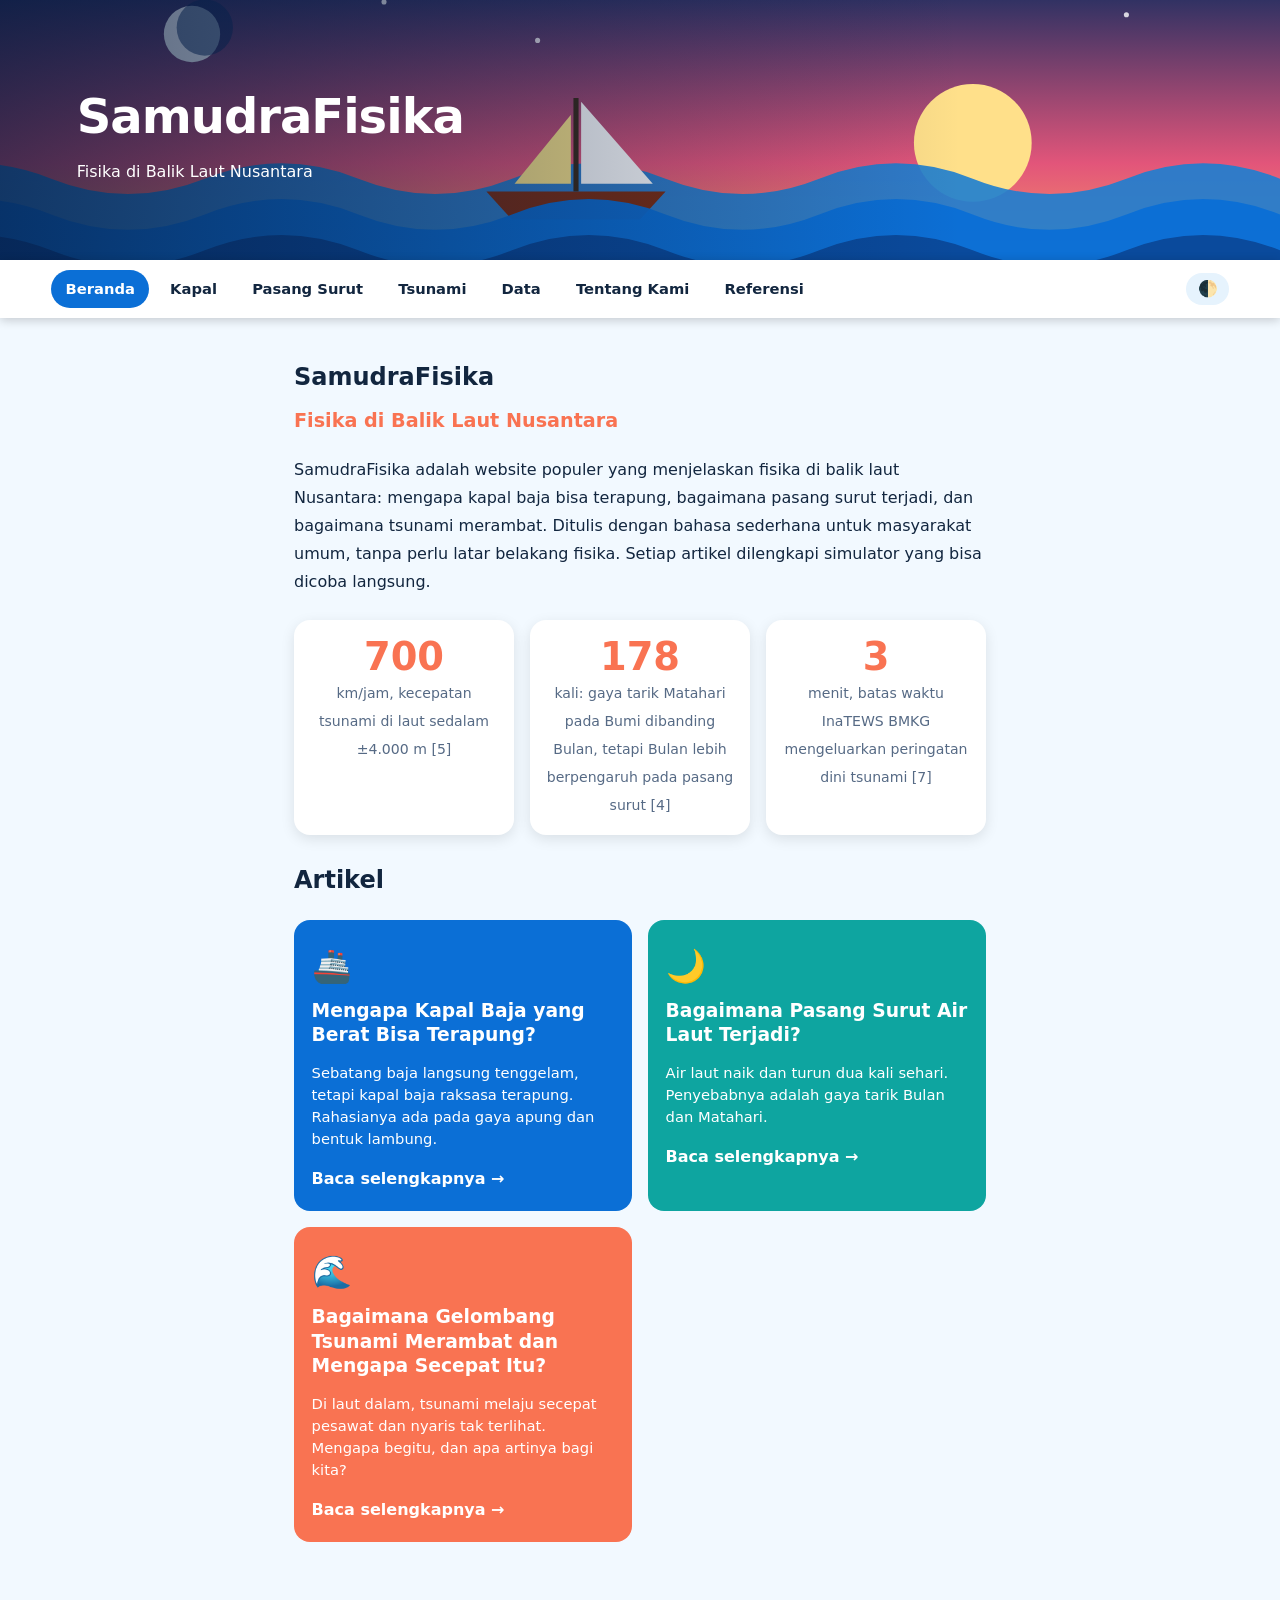
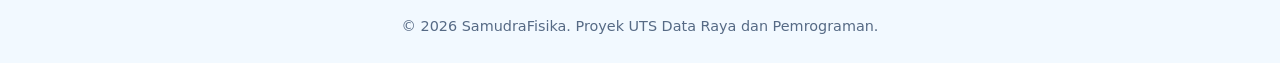
<file: index.html>
<!DOCTYPE html>
<html lang="id"><head><meta charset="utf-8">
<meta name="viewport" content="width=device-width, initial-scale=1">
<title>Beranda | SamudraFisika</title>
<meta name="description" content="SamudraFisika menjelaskan fisika di balik laut Nusantara: kapal terapung, pasang surut, dan tsunami, dengan bahasa sederhana untuk masyarakat umum.">
<link rel="icon" href="data:image/svg+xml,<svg xmlns=%22http://www.w3.org/2000/svg%22 viewBox=%220 0 100 100%22><text y=%22.9em%22 font-size=%2290%22>🌊</text></svg>">
<link rel="stylesheet" href="style.css">
<script>try{if(localStorage.theme)document.documentElement.dataset.theme=localStorage.theme}catch(e){}</script></head>
<body>
<header class="hero big"><svg id="scene" viewBox="0 0 1000 260" preserveAspectRatio="xMidYMid slice" role="img" aria-label="Ilustrasi laut dengan ombak, perahu layar, matahari terbenam, dan bulan"></svg><div class="txt"><a class="brand" href="index.html">SamudraFisika</a><span>Fisika di Balik Laut Nusantara</span></div></header>
<nav><a href="index.html" class="on">Beranda</a><a href="kapal.html">Kapal</a><a href="pasang-surut.html">Pasang Surut</a><a href="tsunami.html">Tsunami</a><a href="data.html">Data</a><a href="tentang.html">Tentang Kami</a><a href="referensi.html">Referensi</a><button id="mode" aria-label="Ganti mode terang atau gelap">🌓</button></nav>
<main><section class="intro"><h1>SamudraFisika</h1><p class="tag">Fisika di Balik Laut Nusantara</p>
<p>SamudraFisika adalah website populer yang menjelaskan fisika di balik laut Nusantara: mengapa kapal baja bisa terapung, bagaimana pasang surut terjadi, dan bagaimana tsunami merambat. Ditulis dengan bahasa sederhana untuk masyarakat umum, tanpa perlu latar belakang fisika. Setiap artikel dilengkapi simulator yang bisa dicoba langsung.</p></section>
<div class="stats"><div><b data-n="700">0</b><span>km/jam, kecepatan tsunami di laut sedalam ±4.000 m [5]</span></div><div><b data-n="178">0</b><span>kali: gaya tarik Matahari pada Bumi dibanding Bulan, tetapi Bulan lebih berpengaruh pada pasang surut [4]</span></div><div><b data-n="3">0</b><span>menit, batas waktu InaTEWS BMKG mengeluarkan peringatan dini tsunami [7]</span></div></div>
<h2>Artikel</h2><div class="cards"><a class="card c0" href="kapal.html"><span>🚢</span><h3>Mengapa Kapal Baja yang Berat Bisa Terapung?</h3><p>Sebatang baja langsung tenggelam, tetapi kapal baja raksasa terapung. Rahasianya ada pada gaya apung dan bentuk lambung.</p><b>Baca selengkapnya →</b></a><a class="card c1" href="pasang-surut.html"><span>🌙</span><h3>Bagaimana Pasang Surut Air Laut Terjadi?</h3><p>Air laut naik dan turun dua kali sehari. Penyebabnya adalah gaya tarik Bulan dan Matahari.</p><b>Baca selengkapnya →</b></a><a class="card c2" href="tsunami.html"><span>🌊</span><h3>Bagaimana Gelombang Tsunami Merambat dan Mengapa Secepat Itu?</h3><p>Di laut dalam, tsunami melaju secepat pesawat dan nyaris tak terlihat. Mengapa begitu, dan apa artinya bagi kita?</p><b>Baca selengkapnya →</b></a></div></main>
<footer>© 2026 SamudraFisika. Proyek UTS Data Raya dan Pemrograman.</footer>
<script src="script.js"></script></body></html>
</file>
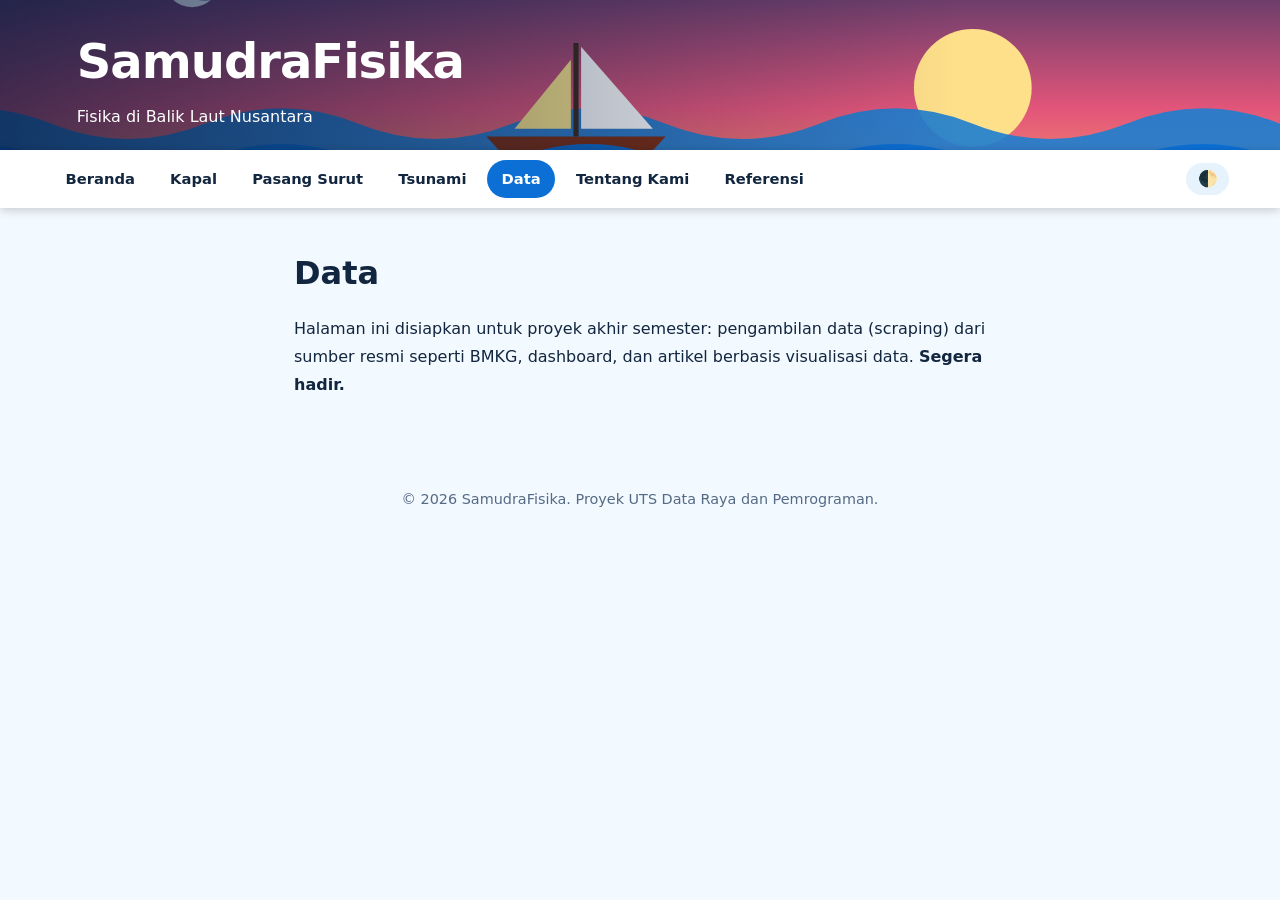
<file: data.html>
<!DOCTYPE html>
<html lang="id"><head><meta charset="utf-8">
<meta name="viewport" content="width=device-width, initial-scale=1">
<title>Data | SamudraFisika</title>
<meta name="description" content="Halaman data dan dashboard SamudraFisika yang akan dikembangkan pada proyek akhir semester.">
<link rel="icon" href="data:image/svg+xml,<svg xmlns=%22http://www.w3.org/2000/svg%22 viewBox=%220 0 100 100%22><text y=%22.9em%22 font-size=%2290%22>🌊</text></svg>">
<link rel="stylesheet" href="style.css">
<script>try{if(localStorage.theme)document.documentElement.dataset.theme=localStorage.theme}catch(e){}</script></head>
<body>
<header class="hero"><svg id="scene" viewBox="0 0 1000 260" preserveAspectRatio="xMidYMid slice" role="img" aria-label="Ilustrasi laut dengan ombak, perahu layar, matahari terbenam, dan bulan"></svg><div class="txt"><a class="brand" href="index.html">SamudraFisika</a><span>Fisika di Balik Laut Nusantara</span></div></header>
<nav><a href="index.html">Beranda</a><a href="kapal.html">Kapal</a><a href="pasang-surut.html">Pasang Surut</a><a href="tsunami.html">Tsunami</a><a href="data.html" class="on">Data</a><a href="tentang.html">Tentang Kami</a><a href="referensi.html">Referensi</a><button id="mode" aria-label="Ganti mode terang atau gelap">🌓</button></nav>
<main><h1>Data</h1><p>Halaman ini disiapkan untuk proyek akhir semester: pengambilan data (scraping) dari sumber resmi seperti BMKG, dashboard, dan artikel berbasis visualisasi data. <b>Segera hadir.</b></p></main>
<footer>© 2026 SamudraFisika. Proyek UTS Data Raya dan Pemrograman.</footer>
<script src="script.js"></script></body></html>
</file>
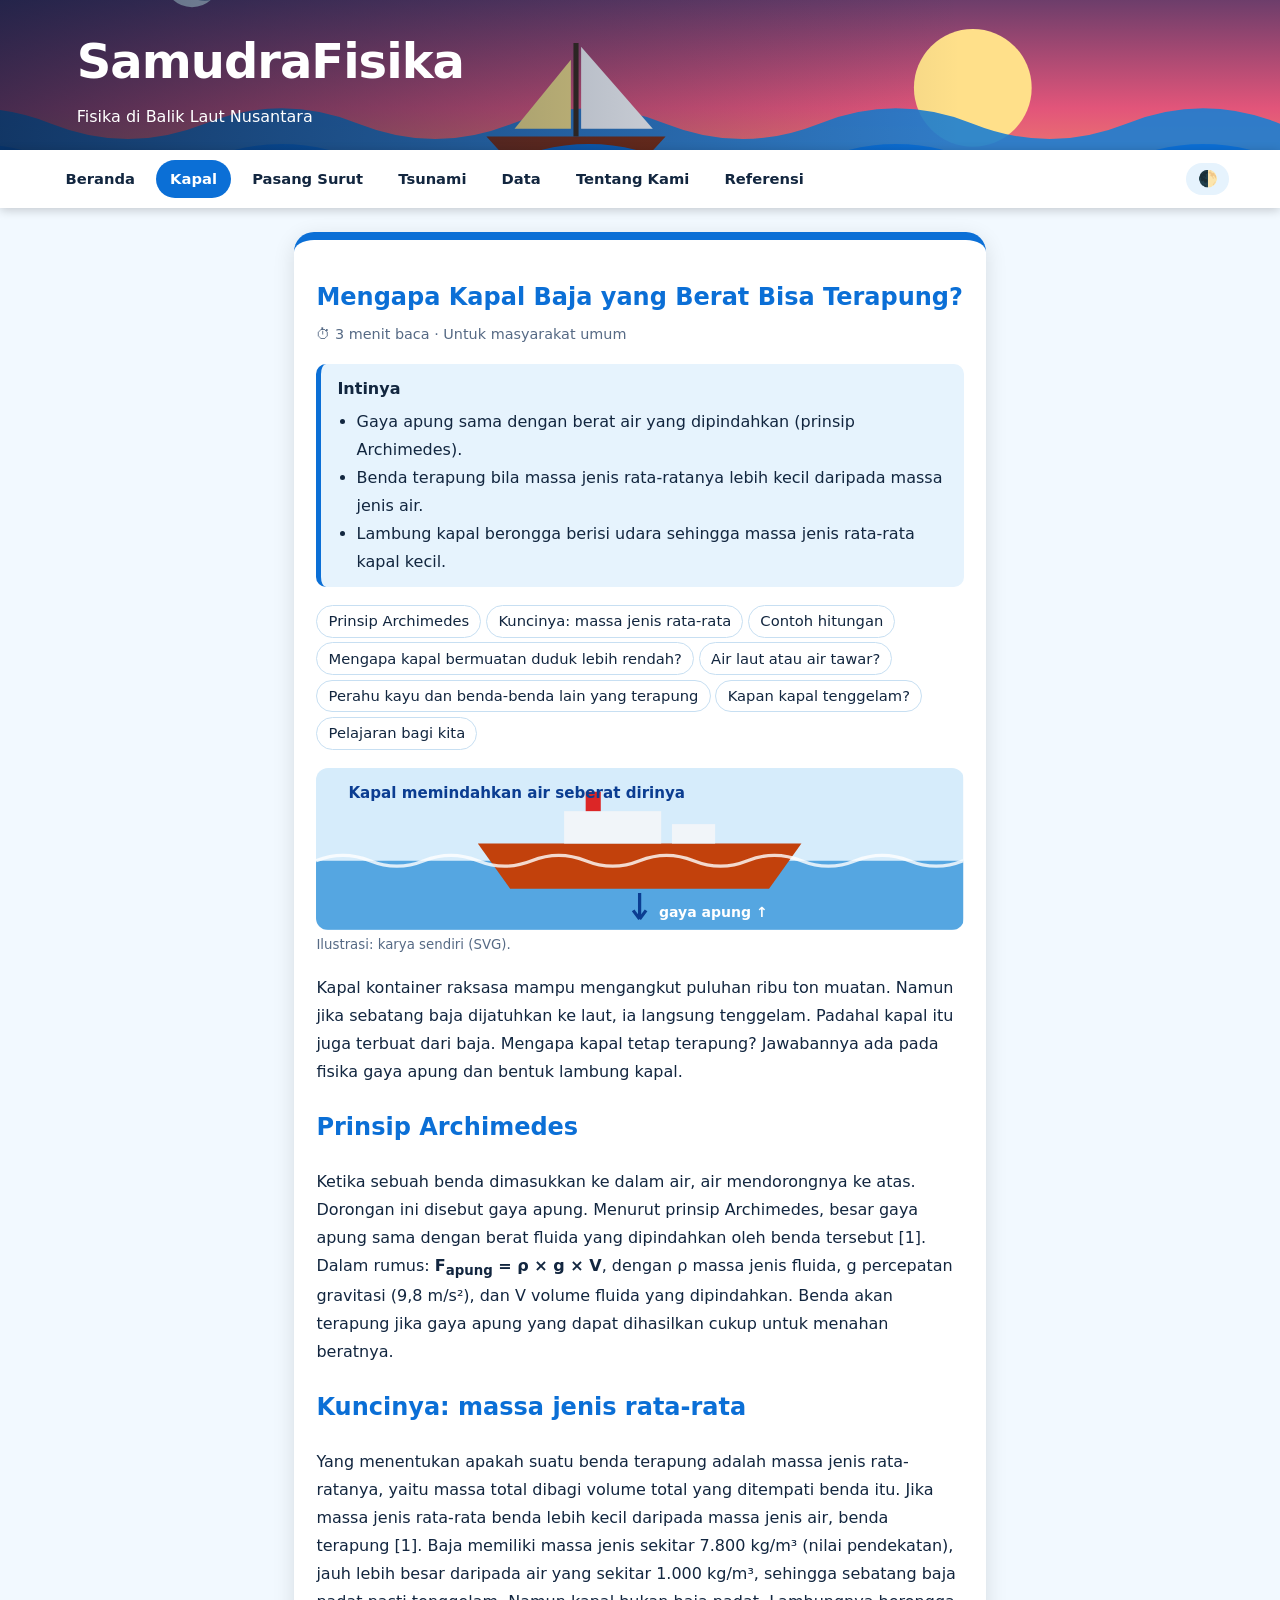
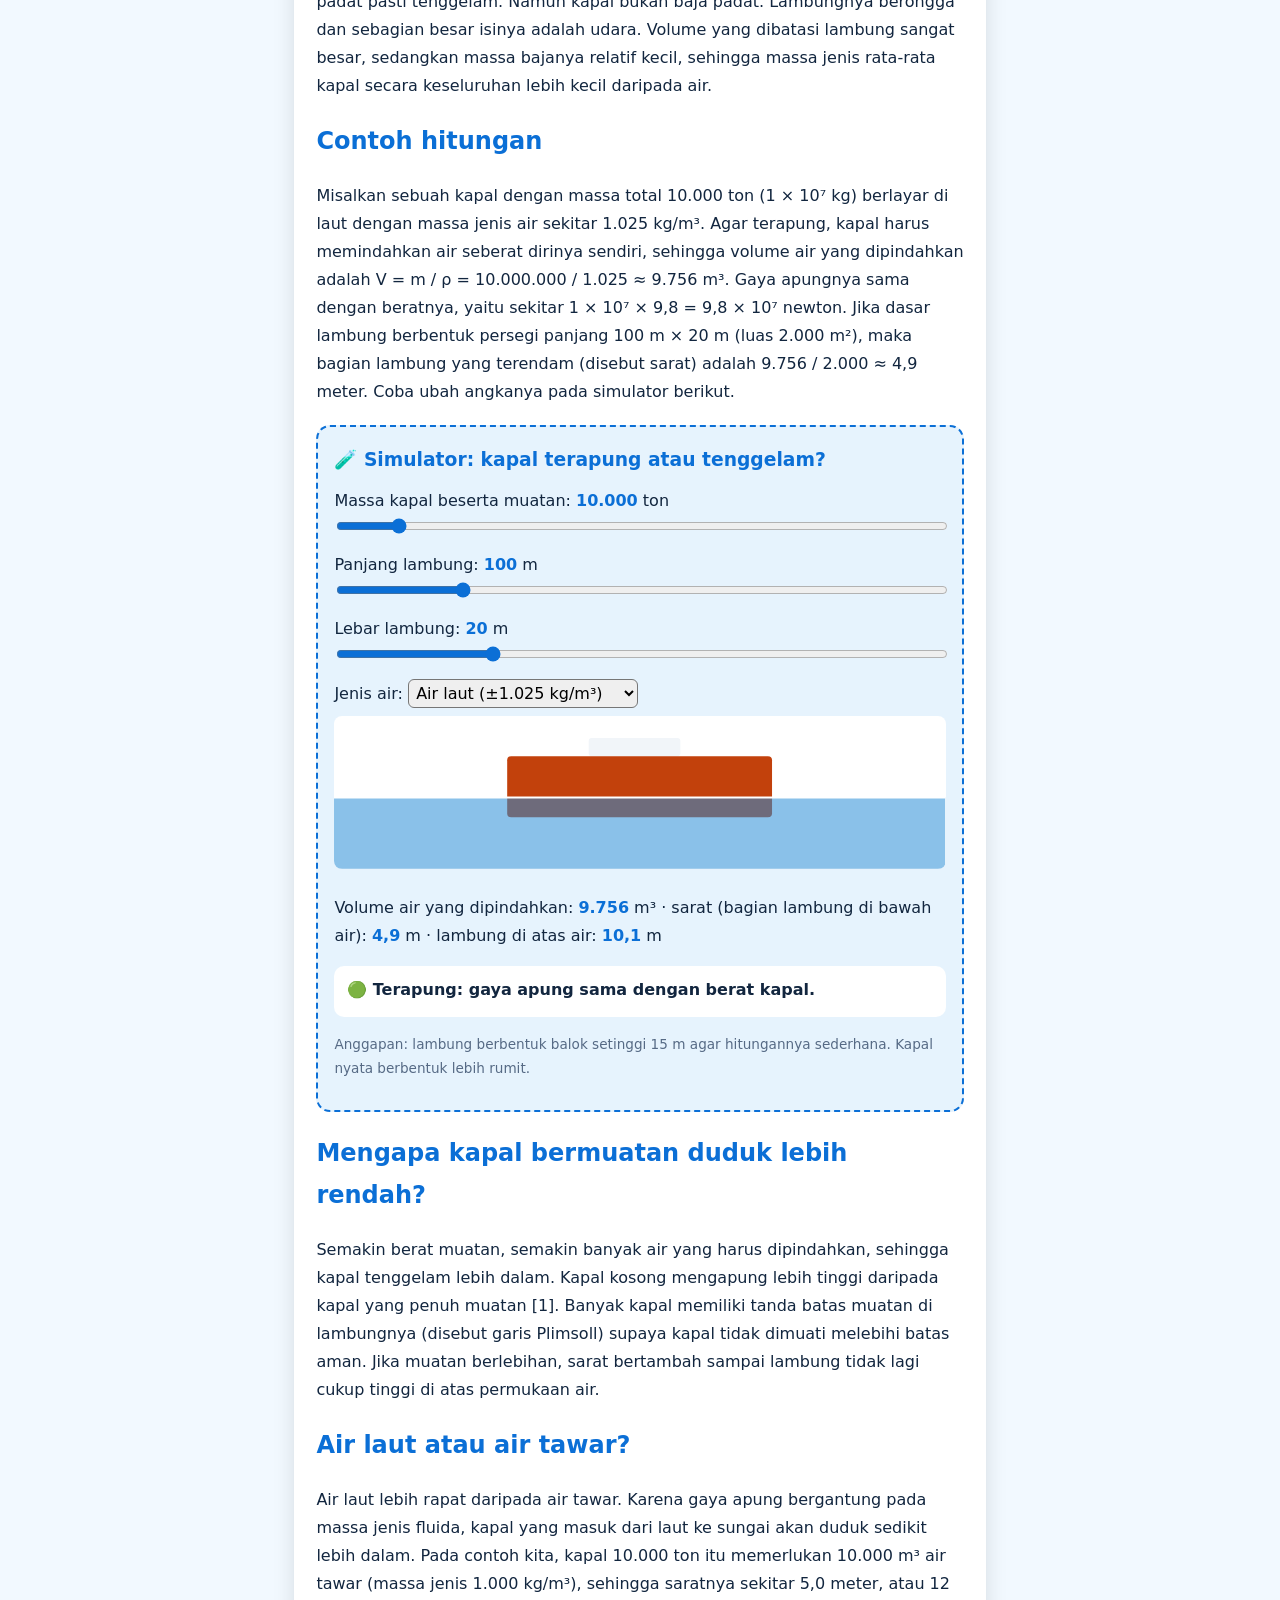
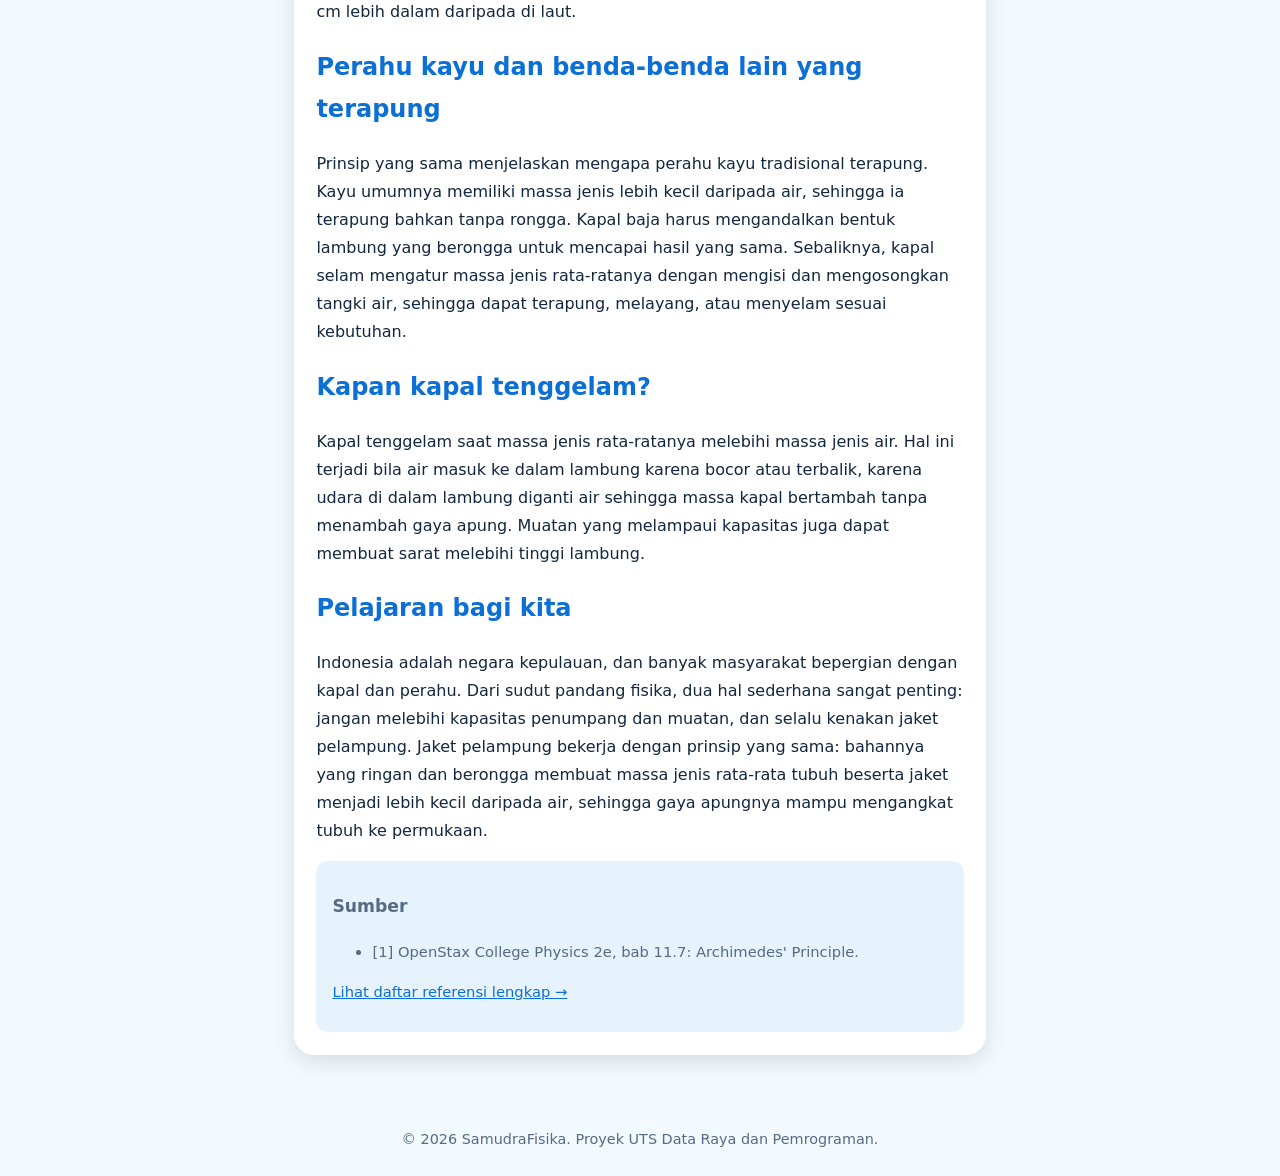
<file: kapal.html>
<!DOCTYPE html>
<html lang="id"><head><meta charset="utf-8">
<meta name="viewport" content="width=device-width, initial-scale=1">
<title>Mengapa Kapal Baja yang Berat Bisa Terapung? | SamudraFisika</title>
<meta name="description" content="Penjelasan prinsip Archimedes dan massa jenis rata-rata: mengapa kapal baja bisa terapung, sedangkan sebatang baja tenggelam.">
<link rel="icon" href="data:image/svg+xml,<svg xmlns=%22http://www.w3.org/2000/svg%22 viewBox=%220 0 100 100%22><text y=%22.9em%22 font-size=%2290%22>🌊</text></svg>">
<link rel="stylesheet" href="style.css">
<script>try{if(localStorage.theme)document.documentElement.dataset.theme=localStorage.theme}catch(e){}</script></head>
<body>
<header class="hero"><svg id="scene" viewBox="0 0 1000 260" preserveAspectRatio="xMidYMid slice" role="img" aria-label="Ilustrasi laut dengan ombak, perahu layar, matahari terbenam, dan bulan"></svg><div class="txt"><a class="brand" href="index.html">SamudraFisika</a><span>Fisika di Balik Laut Nusantara</span></div></header>
<nav><a href="index.html">Beranda</a><a href="kapal.html" class="on">Kapal</a><a href="pasang-surut.html">Pasang Surut</a><a href="tsunami.html">Tsunami</a><a href="data.html">Data</a><a href="tentang.html">Tentang Kami</a><a href="referensi.html">Referensi</a><button id="mode" aria-label="Ganti mode terang atau gelap">🌓</button></nav>
<main><article class="c0"><h1>Mengapa Kapal Baja yang Berat Bisa Terapung?</h1><p class="meta">⏱ <span data-read></span> menit baca · Untuk masyarakat umum</p><aside class="key"><b>Intinya</b><ul><li>Gaya apung sama dengan berat air yang dipindahkan (prinsip Archimedes).</li><li>Benda terapung bila massa jenis rata-ratanya lebih kecil daripada massa jenis air.</li><li>Lambung kapal berongga berisi udara sehingga massa jenis rata-rata kapal kecil.</li></ul></aside><nav class="toc" aria-label="Daftar isi"></nav><div class="fig"><svg viewBox="0 0 600 150" role="img" aria-label="Ilustrasi 🚢"><rect width="600" height="150" fill="#d6ecfb"/><rect y="86" width="600" height="64" fill="#2a8fd8" opacity=".75"/><path d="M150 70 L450 70 L420 112 L180 112 Z" fill="#c2410c"/><rect x="230" y="40" width="90" height="30" fill="#f1f5f9"/><rect x="330" y="52" width="40" height="18" fill="#f1f5f9"/><rect x="250" y="22" width="14" height="18" fill="#dc2626"/><path d="M0 86 q25-10 50 0 t50 0 t50 0 t50 0 t50 0 t50 0 t50 0 t50 0 t50 0 t50 0 t50 0 t50 0" fill="none" stroke="#fff" stroke-width="3" opacity=".8"/><g stroke="#0b3d91" stroke-width="3"><line x1="300" y1="140" x2="300" y2="116"/><path d="M300 140 l-6-8 M300 140 l6-8" fill="none"/></g><text x="318" y="138" font-size="13" fill="#fff" font-weight="700">gaya apung ↑</text><text x="30" y="28" font-size="14" fill="#0b3d91" font-weight="700">Kapal memindahkan air seberat dirinya</text></svg><small>Ilustrasi: karya sendiri (SVG).</small></div><p>Kapal kontainer raksasa mampu mengangkut puluhan ribu ton muatan. Namun jika sebatang baja dijatuhkan ke laut, ia langsung tenggelam. Padahal kapal itu juga terbuat dari baja. Mengapa kapal tetap terapung? Jawabannya ada pada fisika gaya apung dan bentuk lambung kapal.</p>
<h2>Prinsip Archimedes</h2>
<p>Ketika sebuah benda dimasukkan ke dalam air, air mendorongnya ke atas. Dorongan ini disebut gaya apung. Menurut prinsip Archimedes, besar gaya apung sama dengan berat fluida yang dipindahkan oleh benda tersebut [1]. Dalam rumus: <b>F<sub>apung</sub> = ρ × g × V</b>, dengan ρ massa jenis fluida, g percepatan gravitasi (9,8 m/s²), dan V volume fluida yang dipindahkan. Benda akan terapung jika gaya apung yang dapat dihasilkan cukup untuk menahan beratnya.</p>
<h2>Kuncinya: massa jenis rata-rata</h2>
<p>Yang menentukan apakah suatu benda terapung adalah massa jenis rata-ratanya, yaitu massa total dibagi volume total yang ditempati benda itu. Jika massa jenis rata-rata benda lebih kecil daripada massa jenis air, benda terapung [1]. Baja memiliki massa jenis sekitar 7.800 kg/m³ (nilai pendekatan), jauh lebih besar daripada air yang sekitar 1.000 kg/m³, sehingga sebatang baja padat pasti tenggelam. Namun kapal bukan baja padat. Lambungnya berongga dan sebagian besar isinya adalah udara. Volume yang dibatasi lambung sangat besar, sedangkan massa bajanya relatif kecil, sehingga massa jenis rata-rata kapal secara keseluruhan lebih kecil daripada air.</p>
<h2>Contoh hitungan</h2>
<p>Misalkan sebuah kapal dengan massa total 10.000 ton (1 × 10⁷ kg) berlayar di laut dengan massa jenis air sekitar 1.025 kg/m³. Agar terapung, kapal harus memindahkan air seberat dirinya sendiri, sehingga volume air yang dipindahkan adalah V = m / ρ = 10.000.000 / 1.025 ≈ 9.756 m³. Gaya apungnya sama dengan beratnya, yaitu sekitar 1 × 10⁷ × 9,8 = 9,8 × 10⁷ newton. Jika dasar lambung berbentuk persegi panjang 100 m × 20 m (luas 2.000 m²), maka bagian lambung yang terendam (disebut sarat) adalah 9.756 / 2.000 ≈ 4,9 meter. Coba ubah angkanya pada simulator berikut.</p>
<div class="sim"><h3>🧪 Simulator: kapal terapung atau tenggelam?</h3>
<label>Massa kapal beserta muatan: <output id="mso">10.000</output> ton<input id="ms" type="range" min="1000" max="100000" step="1000" value="10000"></label>
<label>Panjang lambung: <output id="pjo">100</output> m<input id="pj" type="range" min="50" max="300" step="5" value="100"></label>
<label>Lebar lambung: <output id="lbo">20</output> m<input id="lb" type="range" min="10" max="50" step="1" value="20"></label>
<label>Jenis air: <select id="md"><option value="1025">Air laut (±1.025 kg/m³)</option><option value="1000">Air tawar (±1.000 kg/m³)</option></select></label>
<svg id="sh" viewBox="0 0 600 150" role="img" aria-label="Posisi kapal di air"><g id="ship"><rect id="cab" x="250" y="2" width="90" height="18" rx="3" fill="#f1f5f9"/><rect id="hull" x="170" y="20" width="260" height="60" rx="4" fill="#c2410c"/></g><rect id="wat" x="0" y="80" width="600" height="70" fill="#2a8fd8" opacity=".55"/><line x1="0" y1="80" x2="600" y2="80" stroke="#fff" stroke-width="2"/></svg>
<p>Volume air yang dipindahkan: <output id="vo">9.756</output> m³ · sarat (bagian lambung di bawah air): <output id="sr">4,9</output> m · lambung di atas air: <output id="fb">10,1</output> m</p>
<p id="st" class="statebox"></p>
<p class="small">Anggapan: lambung berbentuk balok setinggi 15 m agar hitungannya sederhana. Kapal nyata berbentuk lebih rumit.</p></div>
<h2>Mengapa kapal bermuatan duduk lebih rendah?</h2>
<p>Semakin berat muatan, semakin banyak air yang harus dipindahkan, sehingga kapal tenggelam lebih dalam. Kapal kosong mengapung lebih tinggi daripada kapal yang penuh muatan [1]. Banyak kapal memiliki tanda batas muatan di lambungnya (disebut garis Plimsoll) supaya kapal tidak dimuati melebihi batas aman. Jika muatan berlebihan, sarat bertambah sampai lambung tidak lagi cukup tinggi di atas permukaan air.</p>
<h2>Air laut atau air tawar?</h2>
<p>Air laut lebih rapat daripada air tawar. Karena gaya apung bergantung pada massa jenis fluida, kapal yang masuk dari laut ke sungai akan duduk sedikit lebih dalam. Pada contoh kita, kapal 10.000 ton itu memerlukan 10.000 m³ air tawar (massa jenis 1.000 kg/m³), sehingga saratnya sekitar 5,0 meter, atau 12 cm lebih dalam daripada di laut.</p>
<h2>Perahu kayu dan benda-benda lain yang terapung</h2>
<p>Prinsip yang sama menjelaskan mengapa perahu kayu tradisional terapung. Kayu umumnya memiliki massa jenis lebih kecil daripada air, sehingga ia terapung bahkan tanpa rongga. Kapal baja harus mengandalkan bentuk lambung yang berongga untuk mencapai hasil yang sama. Sebaliknya, kapal selam mengatur massa jenis rata-ratanya dengan mengisi dan mengosongkan tangki air, sehingga dapat terapung, melayang, atau menyelam sesuai kebutuhan.</p>
<h2>Kapan kapal tenggelam?</h2>
<p>Kapal tenggelam saat massa jenis rata-ratanya melebihi massa jenis air. Hal ini terjadi bila air masuk ke dalam lambung karena bocor atau terbalik, karena udara di dalam lambung diganti air sehingga massa kapal bertambah tanpa menambah gaya apung. Muatan yang melampaui kapasitas juga dapat membuat sarat melebihi tinggi lambung.</p>
<h2>Pelajaran bagi kita</h2>
<p>Indonesia adalah negara kepulauan, dan banyak masyarakat bepergian dengan kapal dan perahu. Dari sudut pandang fisika, dua hal sederhana sangat penting: jangan melebihi kapasitas penumpang dan muatan, dan selalu kenakan jaket pelampung. Jaket pelampung bekerja dengan prinsip yang sama: bahannya yang ringan dan berongga membuat massa jenis rata-rata tubuh beserta jaket menjadi lebih kecil daripada air, sehingga gaya apungnya mampu mengangkat tubuh ke permukaan.</p><div class="src"><h3>Sumber</h3><ul><li>[1] OpenStax College Physics 2e, bab 11.7: Archimedes' Principle.</li></ul><p><a href="referensi.html">Lihat daftar referensi lengkap →</a></p></div></article></main>
<footer>© 2026 SamudraFisika. Proyek UTS Data Raya dan Pemrograman.</footer>
<script src="script.js"></script></body></html>
</file>
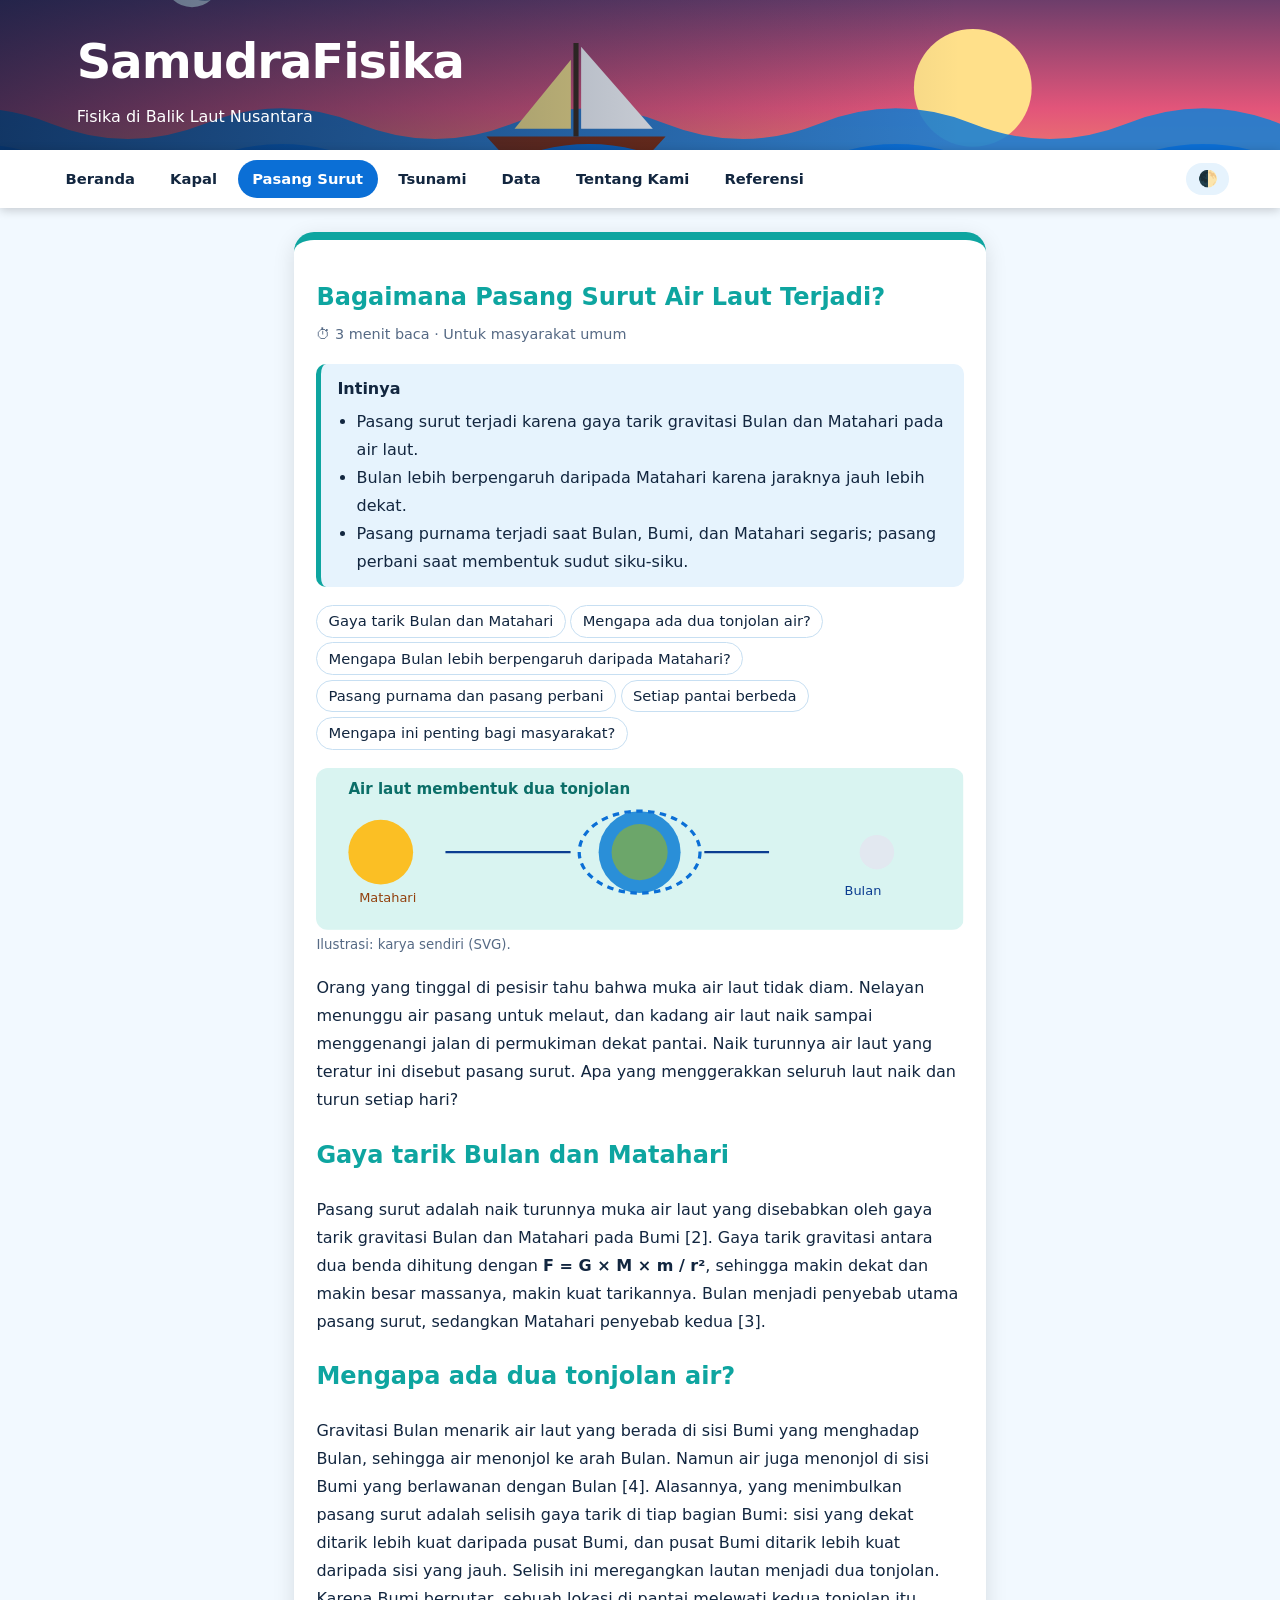
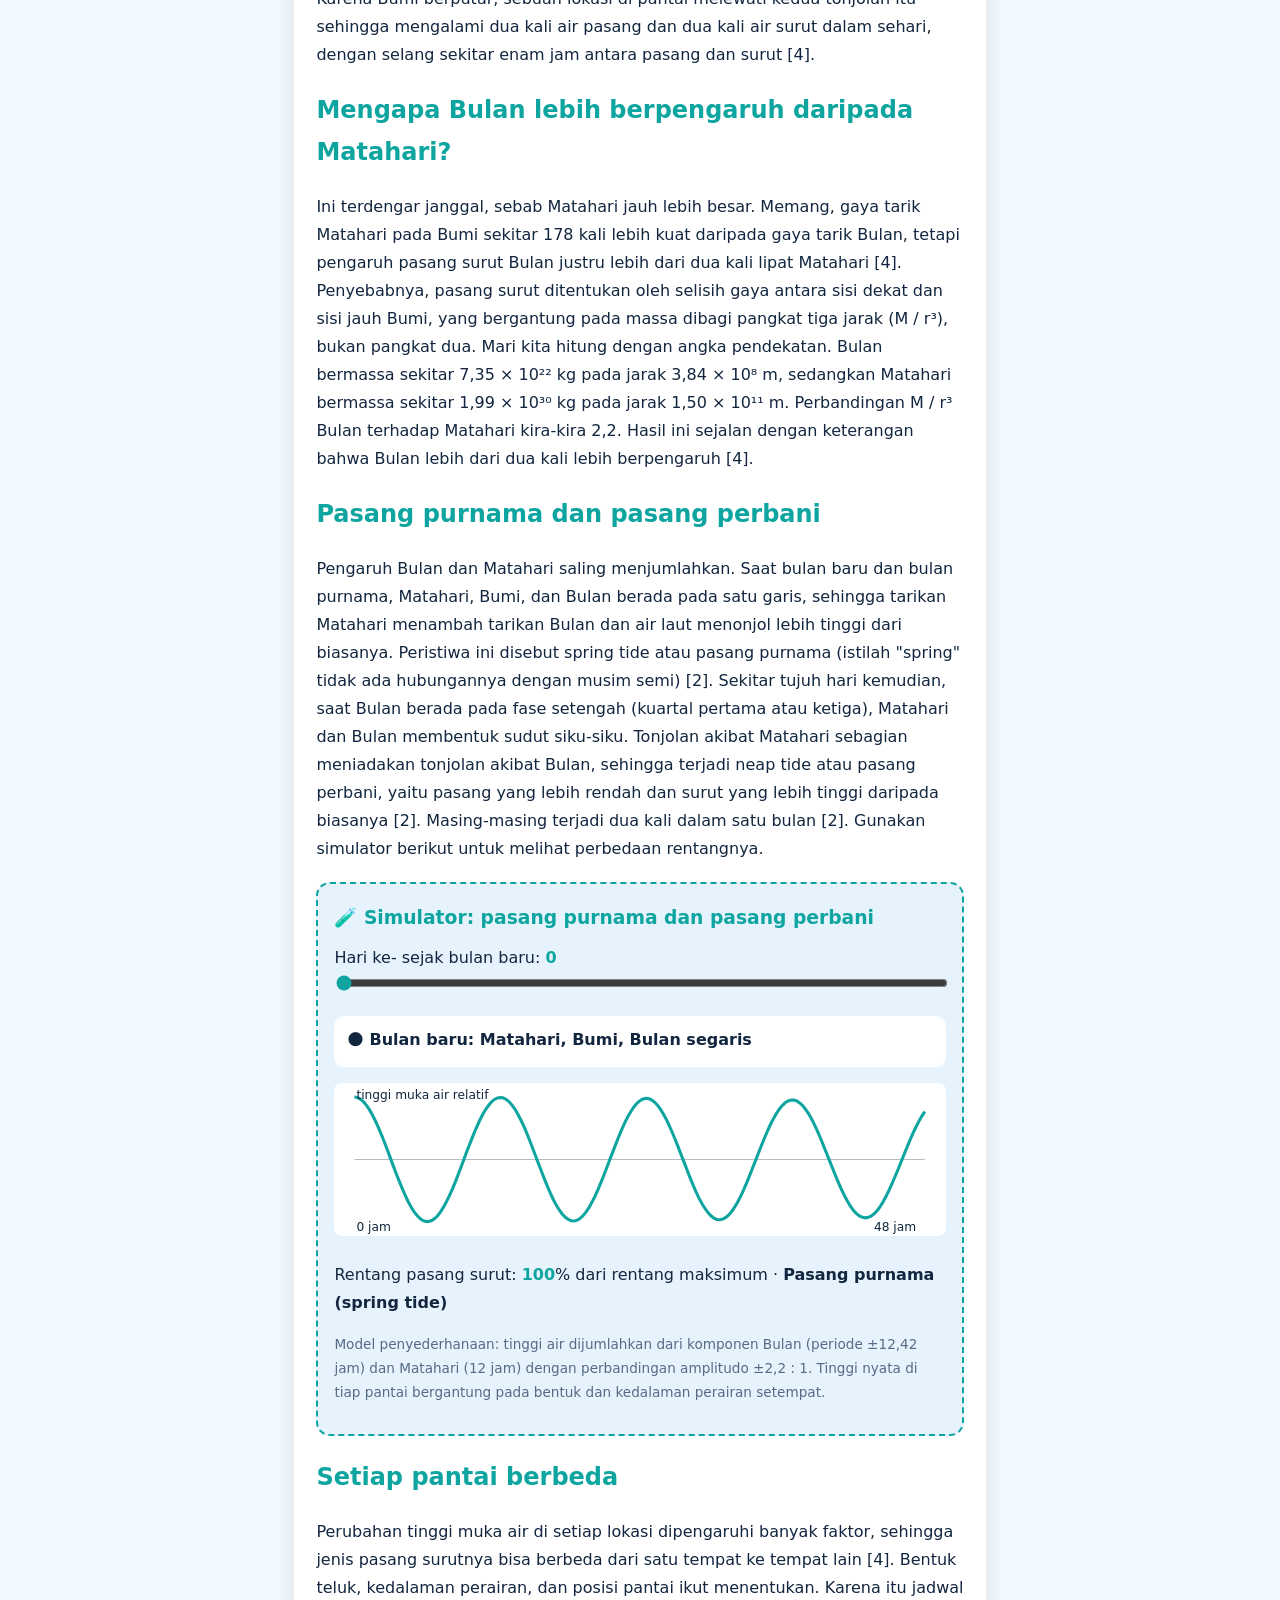
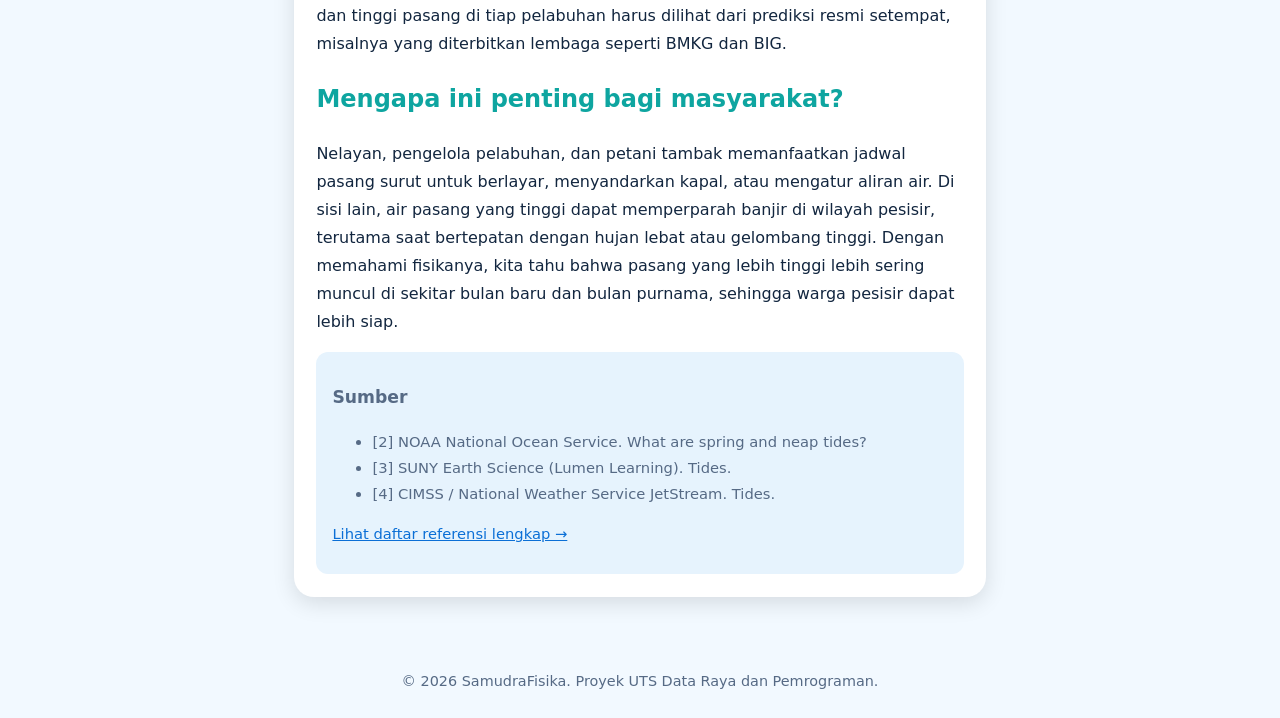
<file: pasang-surut.html>
<!DOCTYPE html>
<html lang="id"><head><meta charset="utf-8">
<meta name="viewport" content="width=device-width, initial-scale=1">
<title>Bagaimana Pasang Surut Air Laut Terjadi? | SamudraFisika</title>
<meta name="description" content="Fisika pasang surut: gaya tarik Bulan dan Matahari, dua tonjolan air laut, serta perbedaan pasang purnama dan pasang perbani.">
<link rel="icon" href="data:image/svg+xml,<svg xmlns=%22http://www.w3.org/2000/svg%22 viewBox=%220 0 100 100%22><text y=%22.9em%22 font-size=%2290%22>🌊</text></svg>">
<link rel="stylesheet" href="style.css">
<script>try{if(localStorage.theme)document.documentElement.dataset.theme=localStorage.theme}catch(e){}</script></head>
<body>
<header class="hero"><svg id="scene" viewBox="0 0 1000 260" preserveAspectRatio="xMidYMid slice" role="img" aria-label="Ilustrasi laut dengan ombak, perahu layar, matahari terbenam, dan bulan"></svg><div class="txt"><a class="brand" href="index.html">SamudraFisika</a><span>Fisika di Balik Laut Nusantara</span></div></header>
<nav><a href="index.html">Beranda</a><a href="kapal.html">Kapal</a><a href="pasang-surut.html" class="on">Pasang Surut</a><a href="tsunami.html">Tsunami</a><a href="data.html">Data</a><a href="tentang.html">Tentang Kami</a><a href="referensi.html">Referensi</a><button id="mode" aria-label="Ganti mode terang atau gelap">🌓</button></nav>
<main><article class="c1"><h1>Bagaimana Pasang Surut Air Laut Terjadi?</h1><p class="meta">⏱ <span data-read></span> menit baca · Untuk masyarakat umum</p><aside class="key"><b>Intinya</b><ul><li>Pasang surut terjadi karena gaya tarik gravitasi Bulan dan Matahari pada air laut.</li><li>Bulan lebih berpengaruh daripada Matahari karena jaraknya jauh lebih dekat.</li><li>Pasang purnama terjadi saat Bulan, Bumi, dan Matahari segaris; pasang perbani saat membentuk sudut siku-siku.</li></ul></aside><nav class="toc" aria-label="Daftar isi"></nav><div class="fig"><svg viewBox="0 0 600 150" role="img" aria-label="Ilustrasi 🌙"><rect width="600" height="150" fill="#d9f4f1"/><circle cx="300" cy="78" r="38" fill="#2a8fd8"/><ellipse cx="300" cy="78" rx="56" ry="38" fill="none" stroke="#0b6fd6" stroke-width="3" stroke-dasharray="6 5"/><circle cx="300" cy="78" r="26" fill="#6ca66a"/><circle cx="520" cy="78" r="16" fill="#e2e8f0"/><circle cx="60" cy="78" r="30" fill="#fbbf24"/><g stroke="#0b3d91" stroke-width="2"><line x1="420" y1="78" x2="360" y2="78"/><line x1="120" y1="78" x2="236" y2="78"/></g><text x="30" y="24" font-size="14" fill="#0b6e68" font-weight="700">Air laut membentuk dua tonjolan</text><text x="490" y="118" font-size="12" fill="#0b3d91">Bulan</text><text x="40" y="124" font-size="12" fill="#92400e">Matahari</text></svg><small>Ilustrasi: karya sendiri (SVG).</small></div><p>Orang yang tinggal di pesisir tahu bahwa muka air laut tidak diam. Nelayan menunggu air pasang untuk melaut, dan kadang air laut naik sampai menggenangi jalan di permukiman dekat pantai. Naik turunnya air laut yang teratur ini disebut pasang surut. Apa yang menggerakkan seluruh laut naik dan turun setiap hari?</p>
<h2>Gaya tarik Bulan dan Matahari</h2>
<p>Pasang surut adalah naik turunnya muka air laut yang disebabkan oleh gaya tarik gravitasi Bulan dan Matahari pada Bumi [2]. Gaya tarik gravitasi antara dua benda dihitung dengan <b>F = G × M × m / r²</b>, sehingga makin dekat dan makin besar massanya, makin kuat tarikannya. Bulan menjadi penyebab utama pasang surut, sedangkan Matahari penyebab kedua [3].</p>
<h2>Mengapa ada dua tonjolan air?</h2>
<p>Gravitasi Bulan menarik air laut yang berada di sisi Bumi yang menghadap Bulan, sehingga air menonjol ke arah Bulan. Namun air juga menonjol di sisi Bumi yang berlawanan dengan Bulan [4]. Alasannya, yang menimbulkan pasang surut adalah selisih gaya tarik di tiap bagian Bumi: sisi yang dekat ditarik lebih kuat daripada pusat Bumi, dan pusat Bumi ditarik lebih kuat daripada sisi yang jauh. Selisih ini meregangkan lautan menjadi dua tonjolan. Karena Bumi berputar, sebuah lokasi di pantai melewati kedua tonjolan itu sehingga mengalami dua kali air pasang dan dua kali air surut dalam sehari, dengan selang sekitar enam jam antara pasang dan surut [4].</p>
<h2>Mengapa Bulan lebih berpengaruh daripada Matahari?</h2>
<p>Ini terdengar janggal, sebab Matahari jauh lebih besar. Memang, gaya tarik Matahari pada Bumi sekitar 178 kali lebih kuat daripada gaya tarik Bulan, tetapi pengaruh pasang surut Bulan justru lebih dari dua kali lipat Matahari [4]. Penyebabnya, pasang surut ditentukan oleh selisih gaya antara sisi dekat dan sisi jauh Bumi, yang bergantung pada massa dibagi pangkat tiga jarak (M / r³), bukan pangkat dua. Mari kita hitung dengan angka pendekatan. Bulan bermassa sekitar 7,35 × 10²² kg pada jarak 3,84 × 10⁸ m, sedangkan Matahari bermassa sekitar 1,99 × 10³⁰ kg pada jarak 1,50 × 10¹¹ m. Perbandingan M / r³ Bulan terhadap Matahari kira-kira 2,2. Hasil ini sejalan dengan keterangan bahwa Bulan lebih dari dua kali lebih berpengaruh [4].</p>
<h2>Pasang purnama dan pasang perbani</h2>
<p>Pengaruh Bulan dan Matahari saling menjumlahkan. Saat bulan baru dan bulan purnama, Matahari, Bumi, dan Bulan berada pada satu garis, sehingga tarikan Matahari menambah tarikan Bulan dan air laut menonjol lebih tinggi dari biasanya. Peristiwa ini disebut spring tide atau pasang purnama (istilah "spring" tidak ada hubungannya dengan musim semi) [2]. Sekitar tujuh hari kemudian, saat Bulan berada pada fase setengah (kuartal pertama atau ketiga), Matahari dan Bulan membentuk sudut siku-siku. Tonjolan akibat Matahari sebagian meniadakan tonjolan akibat Bulan, sehingga terjadi neap tide atau pasang perbani, yaitu pasang yang lebih rendah dan surut yang lebih tinggi daripada biasanya [2]. Masing-masing terjadi dua kali dalam satu bulan [2]. Gunakan simulator berikut untuk melihat perbedaan rentangnya.</p>
<div class="sim"><h3>🧪 Simulator: pasang purnama dan pasang perbani</h3>
<label>Hari ke- sejak bulan baru: <output id="dyo">0</output><input id="dy" type="range" min="0" max="29" value="0"></label>
<p id="fs" class="statebox"></p>
<svg id="td" viewBox="0 0 600 150" role="img" aria-label="Grafik tinggi muka air selama 48 jam"><line x1="20" y1="75" x2="580" y2="75" stroke="currentColor" opacity=".3"/><polyline id="tl" fill="none" stroke="#0ea5a0" stroke-width="3" points=""/><text x="22" y="145" font-size="12" fill="currentColor">0 jam</text><text x="530" y="145" font-size="12" fill="currentColor">48 jam</text><text x="22" y="16" font-size="12" fill="currentColor">tinggi muka air relatif</text></svg>
<p>Rentang pasang surut: <output id="rg">100</output>% dari rentang maksimum · <b id="jn"></b></p>
<p class="small">Model penyederhanaan: tinggi air dijumlahkan dari komponen Bulan (periode ±12,42 jam) dan Matahari (12 jam) dengan perbandingan amplitudo ±2,2 : 1. Tinggi nyata di tiap pantai bergantung pada bentuk dan kedalaman perairan setempat.</p></div>
<h2>Setiap pantai berbeda</h2>
<p>Perubahan tinggi muka air di setiap lokasi dipengaruhi banyak faktor, sehingga jenis pasang surutnya bisa berbeda dari satu tempat ke tempat lain [4]. Bentuk teluk, kedalaman perairan, dan posisi pantai ikut menentukan. Karena itu jadwal dan tinggi pasang di tiap pelabuhan harus dilihat dari prediksi resmi setempat, misalnya yang diterbitkan lembaga seperti BMKG dan BIG.</p>
<h2>Mengapa ini penting bagi masyarakat?</h2>
<p>Nelayan, pengelola pelabuhan, dan petani tambak memanfaatkan jadwal pasang surut untuk berlayar, menyandarkan kapal, atau mengatur aliran air. Di sisi lain, air pasang yang tinggi dapat memperparah banjir di wilayah pesisir, terutama saat bertepatan dengan hujan lebat atau gelombang tinggi. Dengan memahami fisikanya, kita tahu bahwa pasang yang lebih tinggi lebih sering muncul di sekitar bulan baru dan bulan purnama, sehingga warga pesisir dapat lebih siap.</p><div class="src"><h3>Sumber</h3><ul><li>[2] NOAA National Ocean Service. What are spring and neap tides?</li><li>[3] SUNY Earth Science (Lumen Learning). Tides.</li><li>[4] CIMSS / National Weather Service JetStream. Tides.</li></ul><p><a href="referensi.html">Lihat daftar referensi lengkap →</a></p></div></article></main>
<footer>© 2026 SamudraFisika. Proyek UTS Data Raya dan Pemrograman.</footer>
<script src="script.js"></script></body></html>
</file>
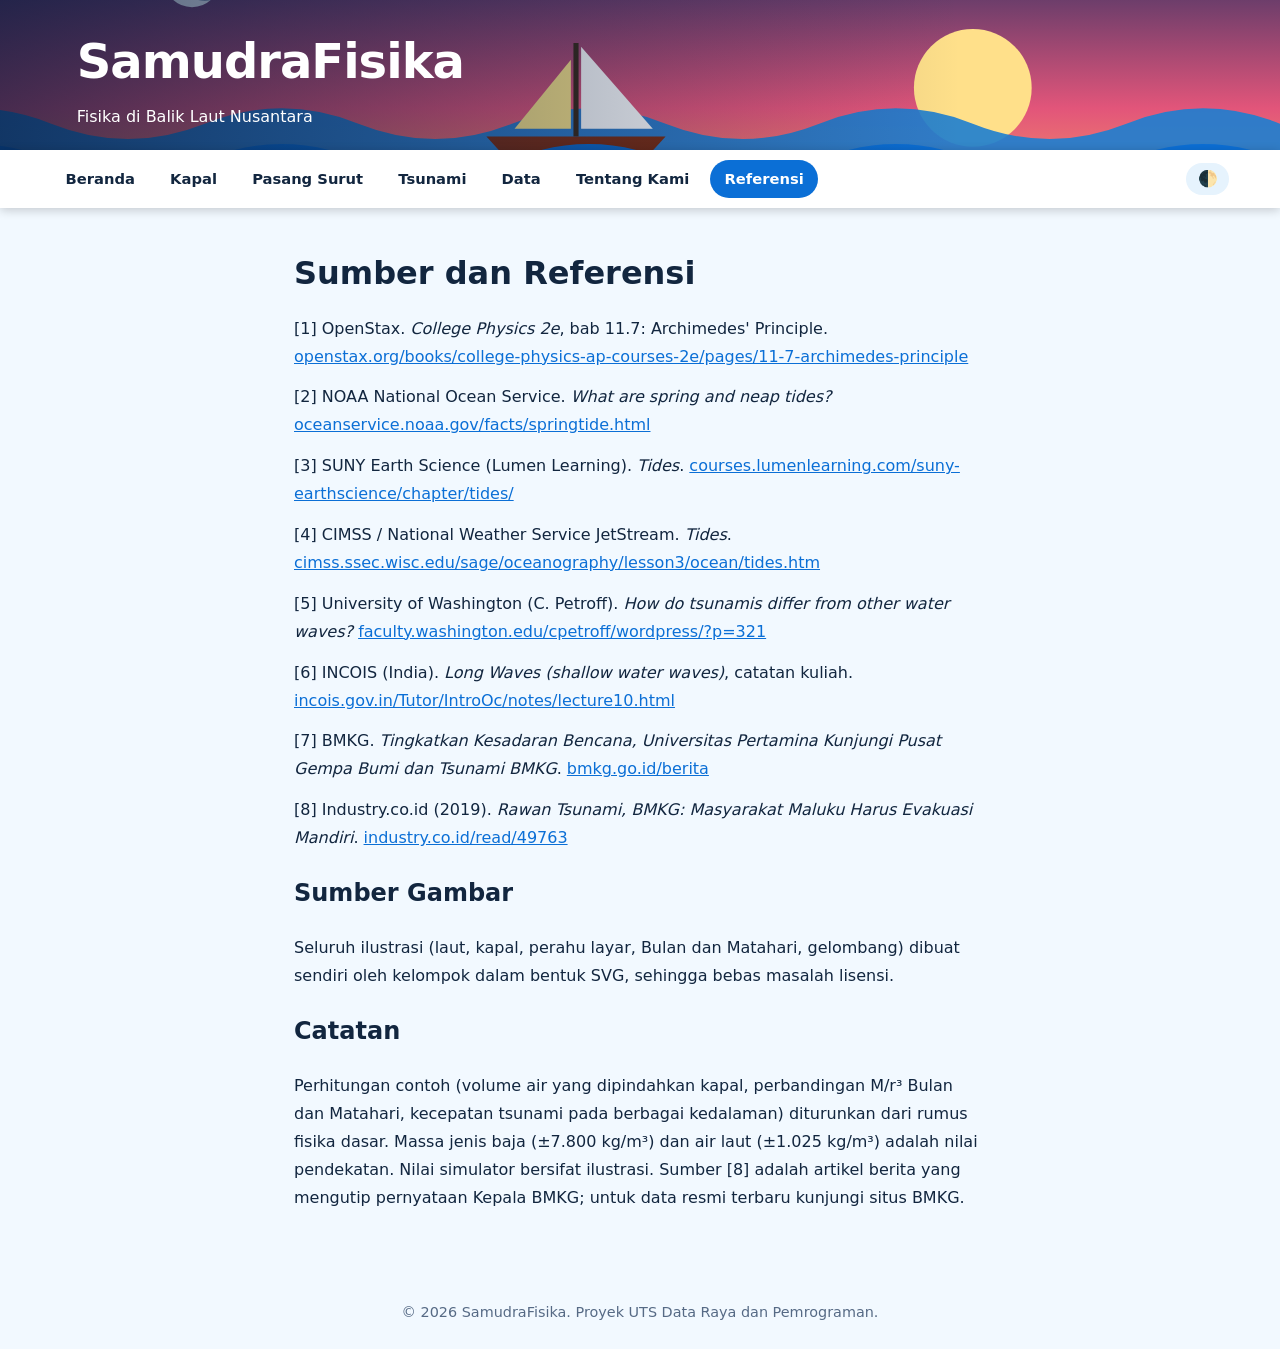
<file: referensi.html>
<!DOCTYPE html>
<html lang="id"><head><meta charset="utf-8">
<meta name="viewport" content="width=device-width, initial-scale=1">
<title>Sumber dan Referensi | SamudraFisika</title>
<meta name="description" content="Daftar sumber dan referensi yang digunakan dalam artikel SamudraFisika, serta keterangan sumber gambar.">
<link rel="icon" href="data:image/svg+xml,<svg xmlns=%22http://www.w3.org/2000/svg%22 viewBox=%220 0 100 100%22><text y=%22.9em%22 font-size=%2290%22>🌊</text></svg>">
<link rel="stylesheet" href="style.css">
<script>try{if(localStorage.theme)document.documentElement.dataset.theme=localStorage.theme}catch(e){}</script></head>
<body>
<header class="hero"><svg id="scene" viewBox="0 0 1000 260" preserveAspectRatio="xMidYMid slice" role="img" aria-label="Ilustrasi laut dengan ombak, perahu layar, matahari terbenam, dan bulan"></svg><div class="txt"><a class="brand" href="index.html">SamudraFisika</a><span>Fisika di Balik Laut Nusantara</span></div></header>
<nav><a href="index.html">Beranda</a><a href="kapal.html">Kapal</a><a href="pasang-surut.html">Pasang Surut</a><a href="tsunami.html">Tsunami</a><a href="data.html">Data</a><a href="tentang.html">Tentang Kami</a><a href="referensi.html" class="on">Referensi</a><button id="mode" aria-label="Ganti mode terang atau gelap">🌓</button></nav>
<main><h1>Sumber dan Referensi</h1><ol class="refs" style="list-style:none;padding:0"><li>[1] OpenStax. <i>College Physics 2e</i>, bab 11.7: Archimedes' Principle. <a href="https://openstax.org/books/college-physics-ap-courses-2e/pages/11-7-archimedes-principle">openstax.org/books/college-physics-ap-courses-2e/pages/11-7-archimedes-principle</a></li><li>[2] NOAA National Ocean Service. <i>What are spring and neap tides?</i> <a href="https://oceanservice.noaa.gov/facts/springtide.html">oceanservice.noaa.gov/facts/springtide.html</a></li><li>[3] SUNY Earth Science (Lumen Learning). <i>Tides</i>. <a href="https://courses.lumenlearning.com/suny-earthscience/chapter/tides/">courses.lumenlearning.com/suny-earthscience/chapter/tides/</a></li><li>[4] CIMSS / National Weather Service JetStream. <i>Tides</i>. <a href="https://cimss.ssec.wisc.edu/sage/oceanography/lesson3/ocean/tides.htm">cimss.ssec.wisc.edu/sage/oceanography/lesson3/ocean/tides.htm</a></li><li>[5] University of Washington (C. Petroff). <i>How do tsunamis differ from other water waves?</i> <a href="https://faculty.washington.edu/cpetroff/wordpress/?p=321">faculty.washington.edu/cpetroff/wordpress/?p=321</a></li><li>[6] INCOIS (India). <i>Long Waves (shallow water waves)</i>, catatan kuliah. <a href="https://incois.gov.in/Tutor/IntroOc/notes/lecture10.html">incois.gov.in/Tutor/IntroOc/notes/lecture10.html</a></li><li>[7] BMKG. <i>Tingkatkan Kesadaran Bencana, Universitas Pertamina Kunjungi Pusat Gempa Bumi dan Tsunami BMKG</i>. <a href="https://www.bmkg.go.id/berita/tingkatkan-kesadaran-bencana-universitas-pertamina-kunjungi-pusat-gempa-bumi-dan-tsunami-bmkg">bmkg.go.id/berita</a></li><li>[8] Industry.co.id (2019). <i>Rawan Tsunami, BMKG: Masyarakat Maluku Harus Evakuasi Mandiri</i>. <a href="https://www.industry.co.id/read/49763/rawan-tsunami-bmkg-masyarakat-maluku-harus-evakuasi-mandiri">industry.co.id/read/49763</a></li></ol><h2>Sumber Gambar</h2><p>Seluruh ilustrasi (laut, kapal, perahu layar, Bulan dan Matahari, gelombang) dibuat sendiri oleh kelompok dalam bentuk SVG, sehingga bebas masalah lisensi.</p><h2>Catatan</h2><p>Perhitungan contoh (volume air yang dipindahkan kapal, perbandingan M/r³ Bulan dan Matahari, kecepatan tsunami pada berbagai kedalaman) diturunkan dari rumus fisika dasar. Massa jenis baja (±7.800 kg/m³) dan air laut (±1.025 kg/m³) adalah nilai pendekatan. Nilai simulator bersifat ilustrasi. Sumber [8] adalah artikel berita yang mengutip pernyataan Kepala BMKG; untuk data resmi terbaru kunjungi situs BMKG.</p></main>
<footer>© 2026 SamudraFisika. Proyek UTS Data Raya dan Pemrograman.</footer>
<script src="script.js"></script></body></html>
</file>
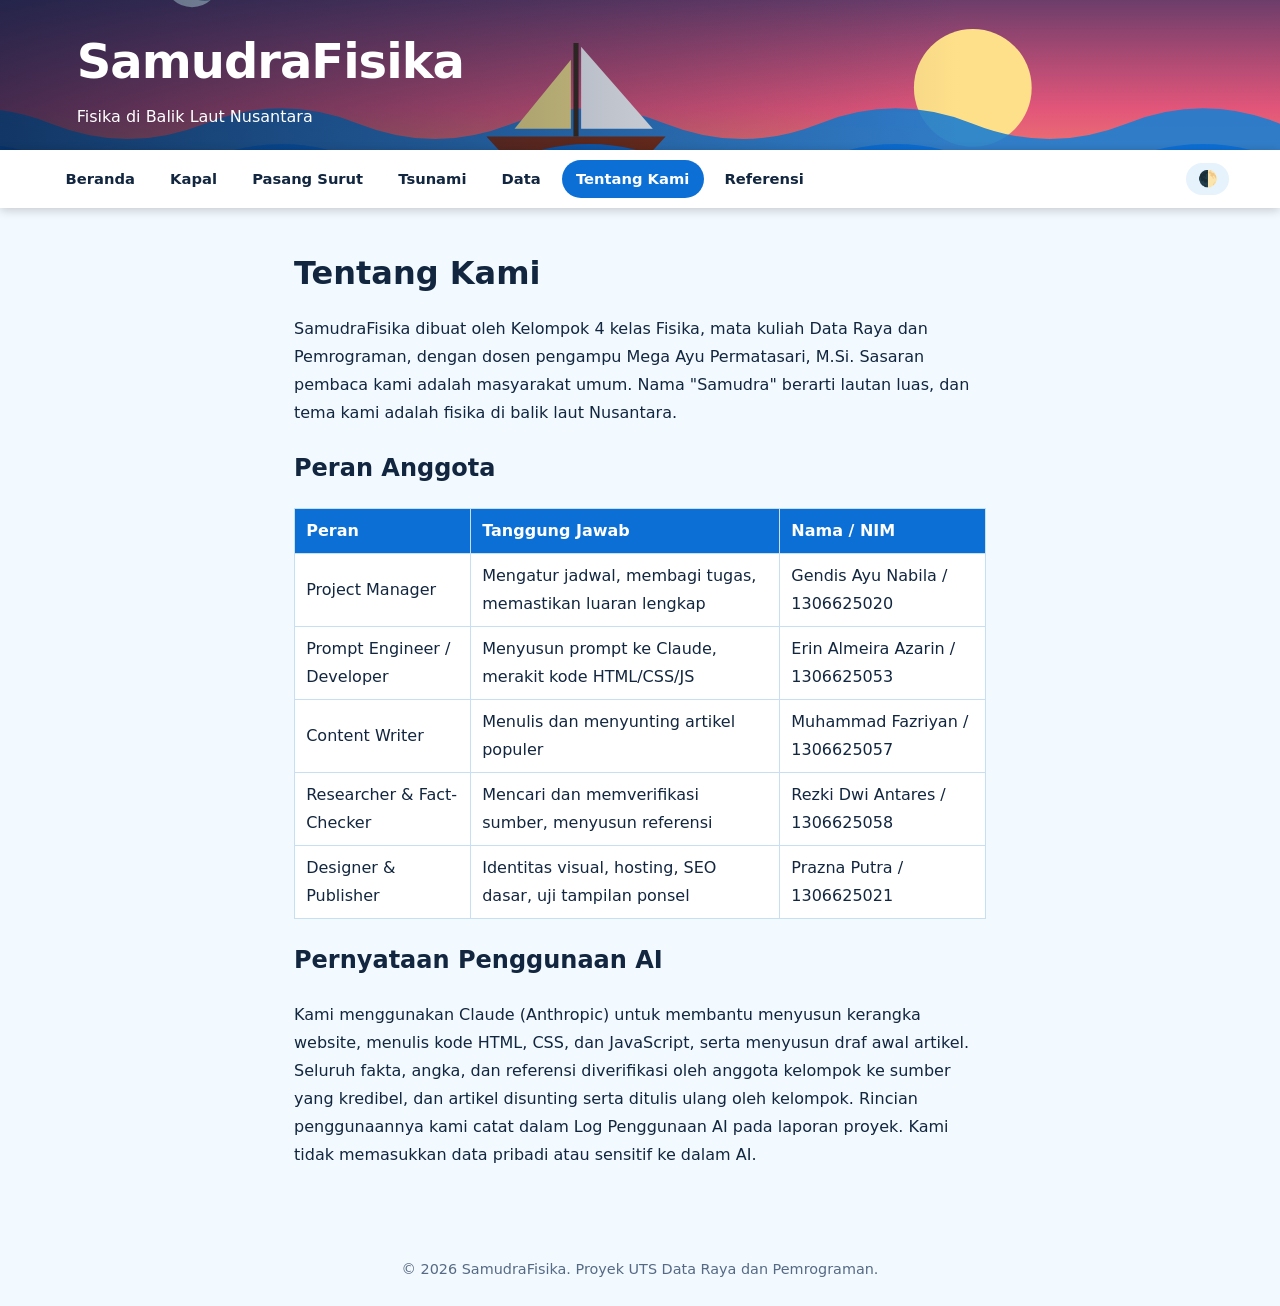
<file: tentang.html>
<!DOCTYPE html>
<html lang="id"><head><meta charset="utf-8">
<meta name="viewport" content="width=device-width, initial-scale=1">
<title>Tentang Kami | SamudraFisika</title>
<meta name="description" content="Profil kelompok SamudraFisika, pembagian peran, dan pernyataan penggunaan AI (Claude) dalam pembuatan website.">
<link rel="icon" href="data:image/svg+xml,<svg xmlns=%22http://www.w3.org/2000/svg%22 viewBox=%220 0 100 100%22><text y=%22.9em%22 font-size=%2290%22>🌊</text></svg>">
<link rel="stylesheet" href="style.css">
<script>try{if(localStorage.theme)document.documentElement.dataset.theme=localStorage.theme}catch(e){}</script></head>
<body>
<header class="hero"><svg id="scene" viewBox="0 0 1000 260" preserveAspectRatio="xMidYMid slice" role="img" aria-label="Ilustrasi laut dengan ombak, perahu layar, matahari terbenam, dan bulan"></svg><div class="txt"><a class="brand" href="index.html">SamudraFisika</a><span>Fisika di Balik Laut Nusantara</span></div></header>
<nav><a href="index.html">Beranda</a><a href="kapal.html">Kapal</a><a href="pasang-surut.html">Pasang Surut</a><a href="tsunami.html">Tsunami</a><a href="data.html">Data</a><a href="tentang.html" class="on">Tentang Kami</a><a href="referensi.html">Referensi</a><button id="mode" aria-label="Ganti mode terang atau gelap">🌓</button></nav>
<main><h1>Tentang Kami</h1>
<p>SamudraFisika dibuat oleh Kelompok 4 kelas Fisika, mata kuliah Data Raya dan Pemrograman, dengan dosen pengampu Mega Ayu Permatasari, M.Si. Sasaran pembaca kami adalah masyarakat umum. Nama "Samudra" berarti lautan luas, dan tema kami adalah fisika di balik laut Nusantara.</p>
<h2>Peran Anggota</h2><div class="scroll"><table><tr><th>Peran</th><th>Tanggung Jawab</th><th>Nama / NIM</th></tr><tr><td>Project Manager</td><td>Mengatur jadwal, membagi tugas, memastikan luaran lengkap</td><td>Gendis Ayu Nabila / 1306625020</td></tr><tr><td>Prompt Engineer / Developer</td><td>Menyusun prompt ke Claude, merakit kode HTML/CSS/JS</td><td>Erin Almeira Azarin / 1306625053</td></tr><tr><td>Content Writer</td><td>Menulis dan menyunting artikel populer</td><td>Muhammad Fazriyan / 1306625057</td></tr><tr><td>Researcher &amp; Fact-Checker</td><td>Mencari dan memverifikasi sumber, menyusun referensi</td><td>Rezki Dwi Antares / 1306625058</td></tr><tr><td>Designer &amp; Publisher</td><td>Identitas visual, hosting, SEO dasar, uji tampilan ponsel</td><td>Prazna Putra / 1306625021</td></tr></table></div>
<h2>Pernyataan Penggunaan AI</h2>
<p>Kami menggunakan Claude (Anthropic) untuk membantu menyusun kerangka website, menulis kode HTML, CSS, dan JavaScript, serta menyusun draf awal artikel. Seluruh fakta, angka, dan referensi diverifikasi oleh anggota kelompok ke sumber yang kredibel, dan artikel disunting serta ditulis ulang oleh kelompok. Rincian penggunaannya kami catat dalam Log Penggunaan AI pada laporan proyek. Kami tidak memasukkan data pribadi atau sensitif ke dalam AI.</p></main>
<footer>© 2026 SamudraFisika. Proyek UTS Data Raya dan Pemrograman.</footer>
<script src="script.js"></script></body></html>
</file>
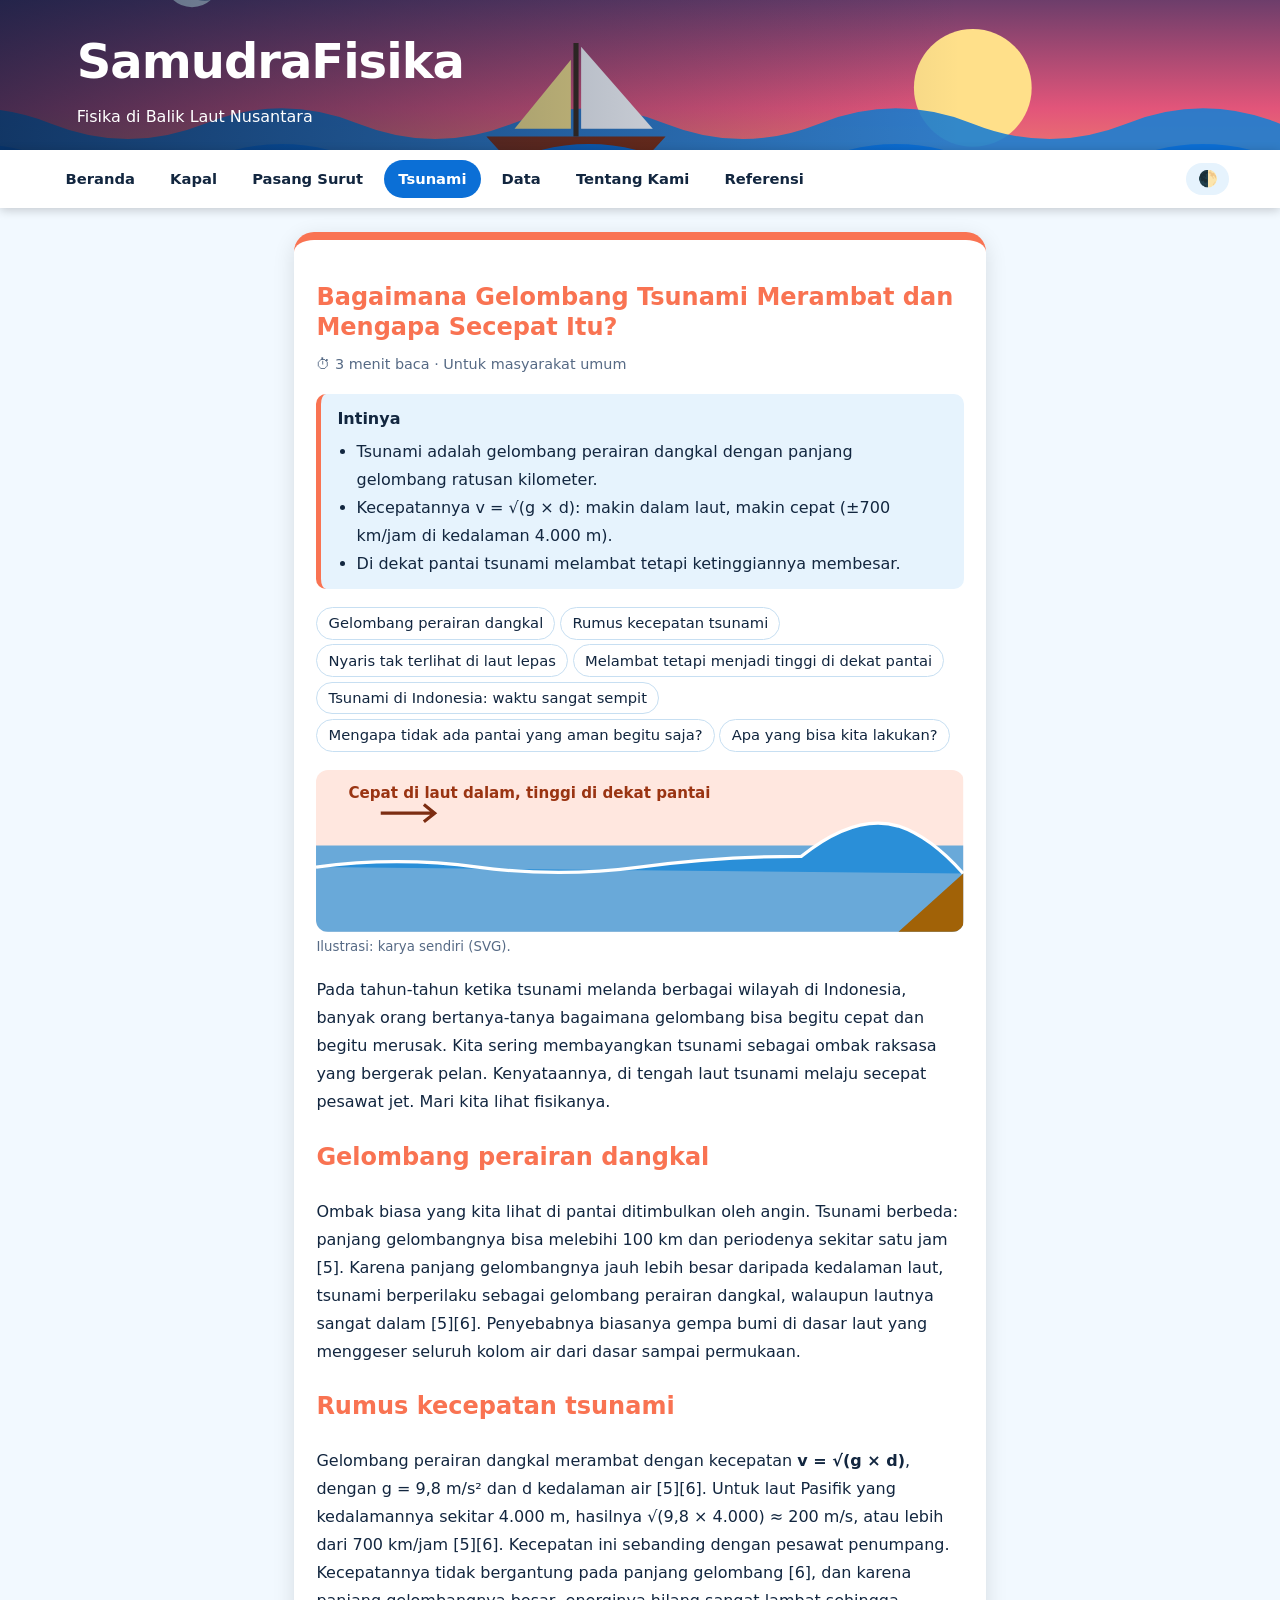
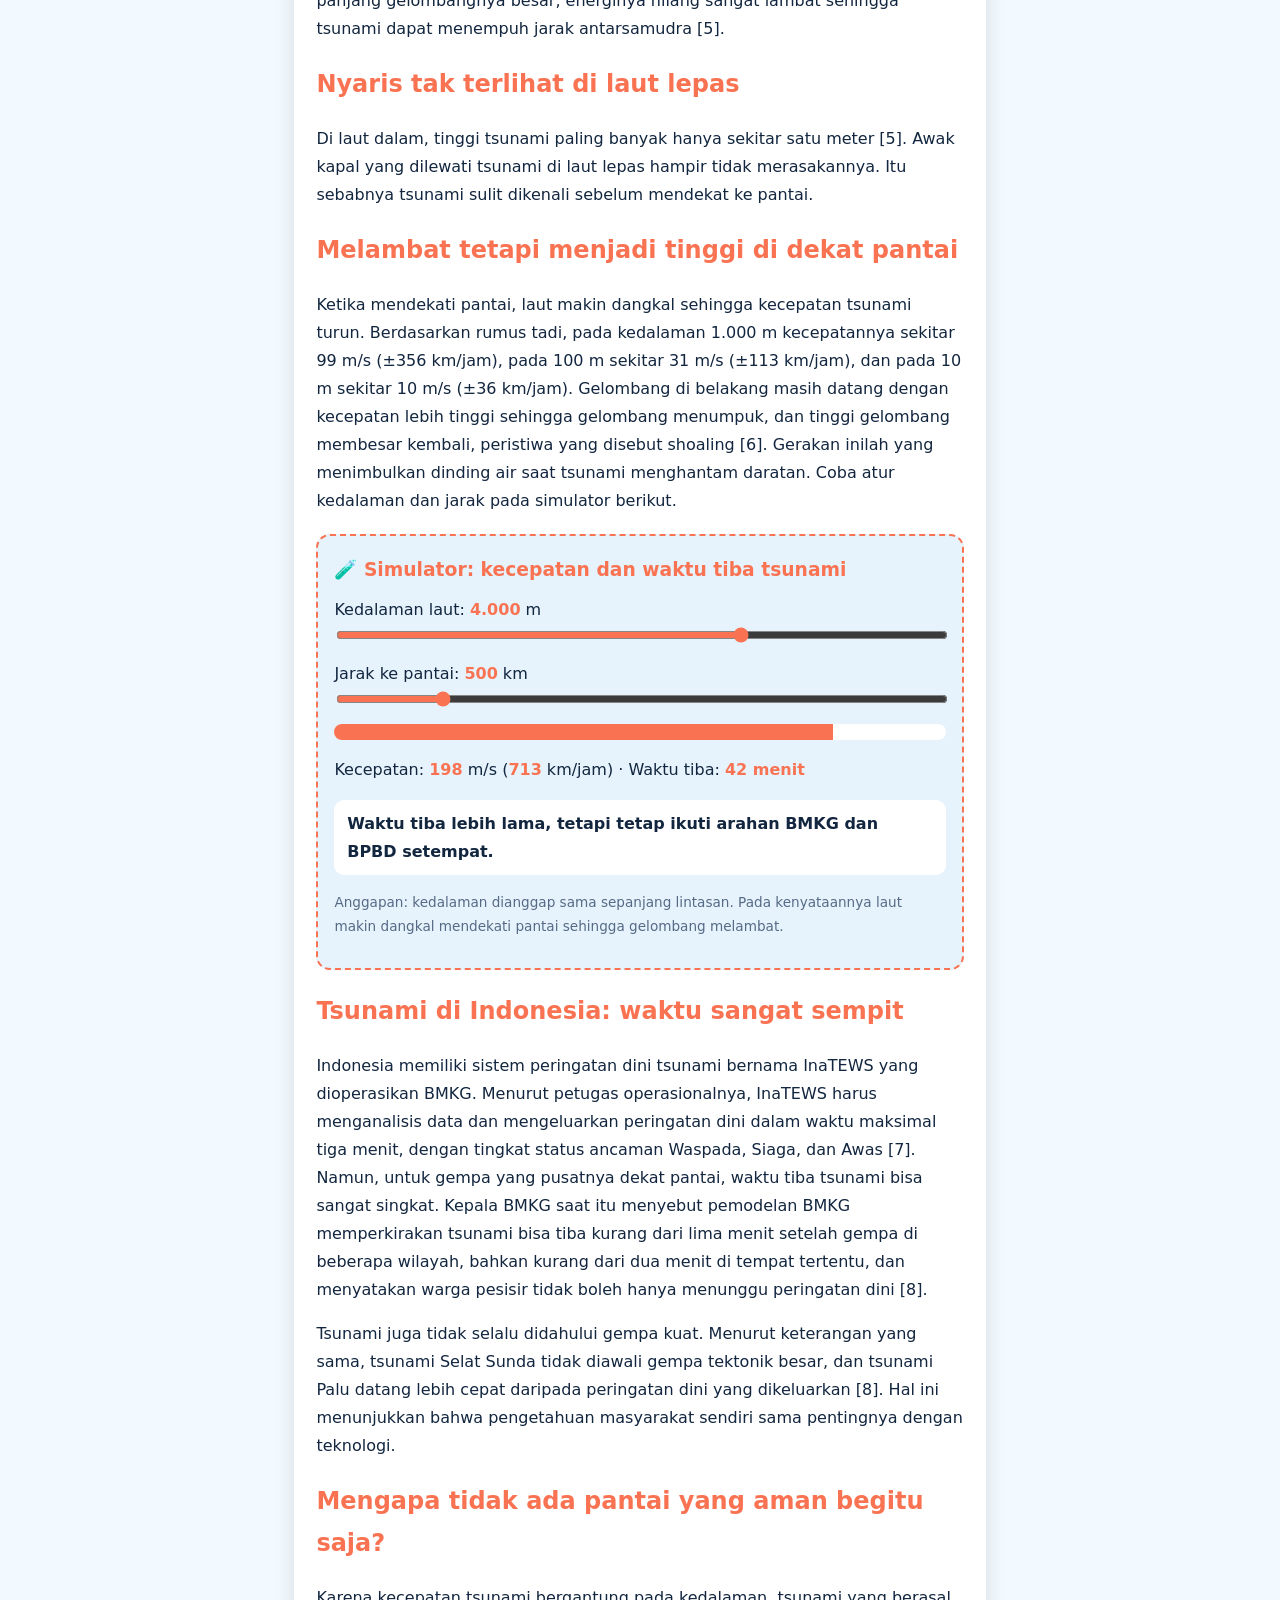
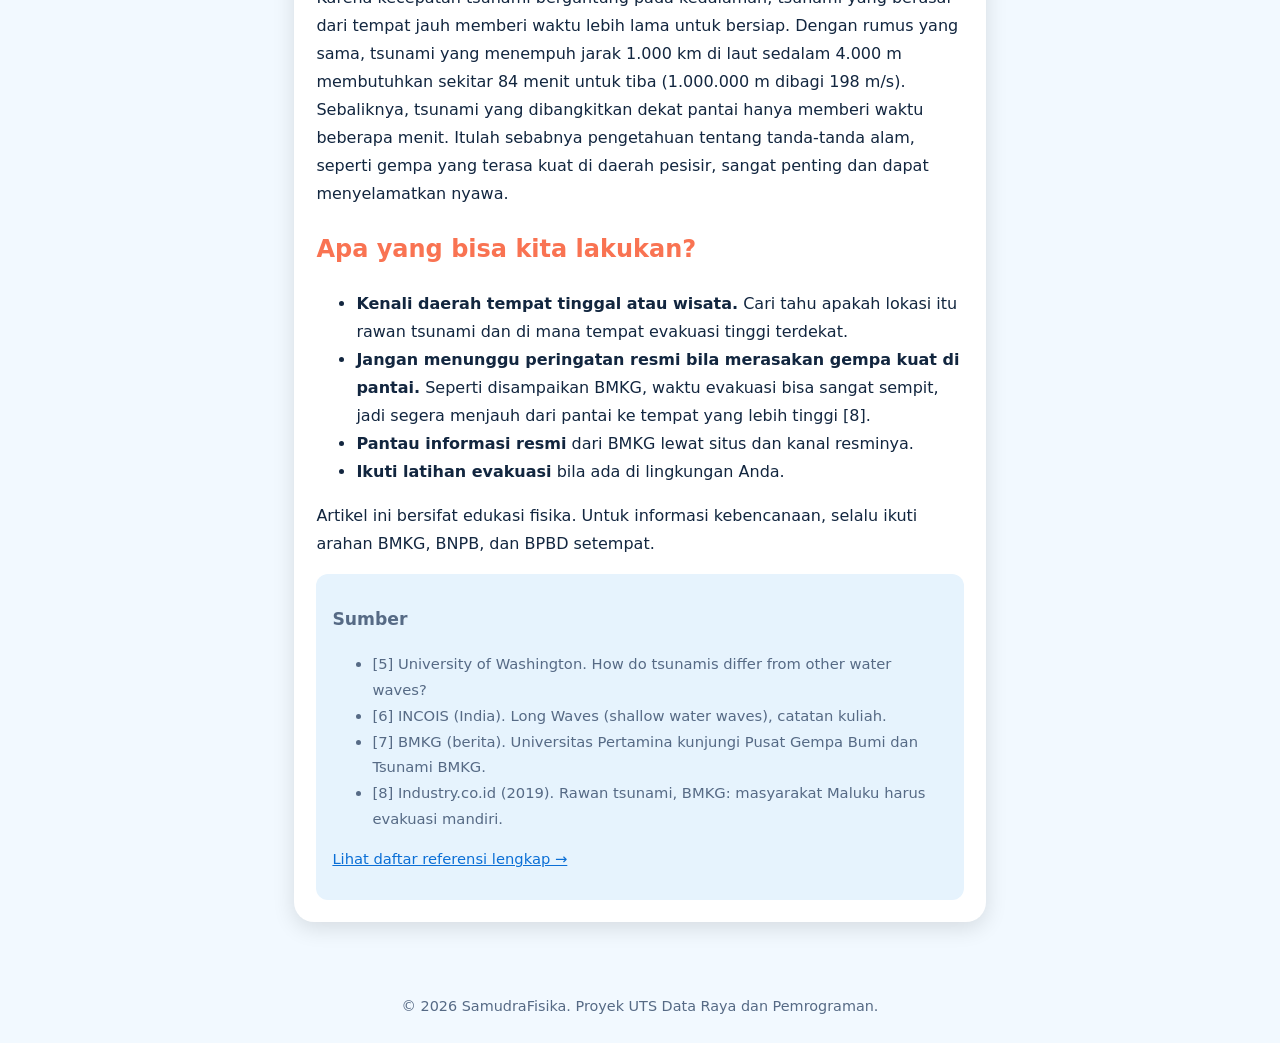
<file: tsunami.html>
<!DOCTYPE html>
<html lang="id"><head><meta charset="utf-8">
<meta name="viewport" content="width=device-width, initial-scale=1">
<title>Bagaimana Gelombang Tsunami Merambat dan Mengapa Secepat Itu? | SamudraFisika</title>
<meta name="description" content="Fisika tsunami: gelombang perairan dangkal, rumus kecepatan v = √(g·d), dan pentingnya peringatan dini serta evakuasi mandiri di Indonesia.">
<link rel="icon" href="data:image/svg+xml,<svg xmlns=%22http://www.w3.org/2000/svg%22 viewBox=%220 0 100 100%22><text y=%22.9em%22 font-size=%2290%22>🌊</text></svg>">
<link rel="stylesheet" href="style.css">
<script>try{if(localStorage.theme)document.documentElement.dataset.theme=localStorage.theme}catch(e){}</script></head>
<body>
<header class="hero"><svg id="scene" viewBox="0 0 1000 260" preserveAspectRatio="xMidYMid slice" role="img" aria-label="Ilustrasi laut dengan ombak, perahu layar, matahari terbenam, dan bulan"></svg><div class="txt"><a class="brand" href="index.html">SamudraFisika</a><span>Fisika di Balik Laut Nusantara</span></div></header>
<nav><a href="index.html">Beranda</a><a href="kapal.html">Kapal</a><a href="pasang-surut.html">Pasang Surut</a><a href="tsunami.html" class="on">Tsunami</a><a href="data.html">Data</a><a href="tentang.html">Tentang Kami</a><a href="referensi.html">Referensi</a><button id="mode" aria-label="Ganti mode terang atau gelap">🌓</button></nav>
<main><article class="c2"><h1>Bagaimana Gelombang Tsunami Merambat dan Mengapa Secepat Itu?</h1><p class="meta">⏱ <span data-read></span> menit baca · Untuk masyarakat umum</p><aside class="key"><b>Intinya</b><ul><li>Tsunami adalah gelombang perairan dangkal dengan panjang gelombang ratusan kilometer.</li><li>Kecepatannya v = √(g × d): makin dalam laut, makin cepat (±700 km/jam di kedalaman 4.000 m).</li><li>Di dekat pantai tsunami melambat tetapi ketinggiannya membesar.</li></ul></aside><nav class="toc" aria-label="Daftar isi"></nav><div class="fig"><svg viewBox="0 0 600 150" role="img" aria-label="Ilustrasi 🌊"><rect width="600" height="150" fill="#ffe7df"/><rect y="70" width="600" height="80" fill="#2a8fd8" opacity=".7"/><path d="M0 90 Q75 80 150 90 T300 90 T450 80 Q500 40 540 52 Q570 62 600 96" fill="#2a8fd8" stroke="#fff" stroke-width="3"/><path d="M600 96 L600 150 L540 150 Z" fill="#a16207"/><g stroke="#7c2d12" stroke-width="3" fill="none"><path d="M60 40 L110 40 M100 32 L110 40 L100 48"/></g><text x="30" y="26" font-size="14" fill="#9a3412" font-weight="700">Cepat di laut dalam, tinggi di dekat pantai</text></svg><small>Ilustrasi: karya sendiri (SVG).</small></div><p>Pada tahun-tahun ketika tsunami melanda berbagai wilayah di Indonesia, banyak orang bertanya-tanya bagaimana gelombang bisa begitu cepat dan begitu merusak. Kita sering membayangkan tsunami sebagai ombak raksasa yang bergerak pelan. Kenyataannya, di tengah laut tsunami melaju secepat pesawat jet. Mari kita lihat fisikanya.</p>
<h2>Gelombang perairan dangkal</h2>
<p>Ombak biasa yang kita lihat di pantai ditimbulkan oleh angin. Tsunami berbeda: panjang gelombangnya bisa melebihi 100 km dan periodenya sekitar satu jam [5]. Karena panjang gelombangnya jauh lebih besar daripada kedalaman laut, tsunami berperilaku sebagai gelombang perairan dangkal, walaupun lautnya sangat dalam [5][6]. Penyebabnya biasanya gempa bumi di dasar laut yang menggeser seluruh kolom air dari dasar sampai permukaan.</p>
<h2>Rumus kecepatan tsunami</h2>
<p>Gelombang perairan dangkal merambat dengan kecepatan <b>v = √(g × d)</b>, dengan g = 9,8 m/s² dan d kedalaman air [5][6]. Untuk laut Pasifik yang kedalamannya sekitar 4.000 m, hasilnya √(9,8 × 4.000) ≈ 200 m/s, atau lebih dari 700 km/jam [5][6]. Kecepatan ini sebanding dengan pesawat penumpang. Kecepatannya tidak bergantung pada panjang gelombang [6], dan karena panjang gelombangnya besar, energinya hilang sangat lambat sehingga tsunami dapat menempuh jarak antarsamudra [5].</p>
<h2>Nyaris tak terlihat di laut lepas</h2>
<p>Di laut dalam, tinggi tsunami paling banyak hanya sekitar satu meter [5]. Awak kapal yang dilewati tsunami di laut lepas hampir tidak merasakannya. Itu sebabnya tsunami sulit dikenali sebelum mendekat ke pantai.</p>
<h2>Melambat tetapi menjadi tinggi di dekat pantai</h2>
<p>Ketika mendekati pantai, laut makin dangkal sehingga kecepatan tsunami turun. Berdasarkan rumus tadi, pada kedalaman 1.000 m kecepatannya sekitar 99 m/s (±356 km/jam), pada 100 m sekitar 31 m/s (±113 km/jam), dan pada 10 m sekitar 10 m/s (±36 km/jam). Gelombang di belakang masih datang dengan kecepatan lebih tinggi sehingga gelombang menumpuk, dan tinggi gelombang membesar kembali, peristiwa yang disebut shoaling [6]. Gerakan inilah yang menimbulkan dinding air saat tsunami menghantam daratan. Coba atur kedalaman dan jarak pada simulator berikut.</p>
<div class="sim"><h3>🧪 Simulator: kecepatan dan waktu tiba tsunami</h3>
<label>Kedalaman laut: <output id="dko">4000</output> m<input id="dk" type="range" min="10" max="6000" step="10" value="4000"></label>
<label>Jarak ke pantai: <output id="jro">500</output> km<input id="jr" type="range" min="1" max="3000" step="1" value="500"></label>
<div class="bar"><i id="bv"></i></div>
<p>Kecepatan: <output id="vm">198</output> m/s (<output id="vk">713</output> km/jam) · Waktu tiba: <output id="wt">42 menit</output></p>
<p id="wn" class="statebox"></p>
<p class="small">Anggapan: kedalaman dianggap sama sepanjang lintasan. Pada kenyataannya laut makin dangkal mendekati pantai sehingga gelombang melambat.</p></div>
<h2>Tsunami di Indonesia: waktu sangat sempit</h2>
<p>Indonesia memiliki sistem peringatan dini tsunami bernama InaTEWS yang dioperasikan BMKG. Menurut petugas operasionalnya, InaTEWS harus menganalisis data dan mengeluarkan peringatan dini dalam waktu maksimal tiga menit, dengan tingkat status ancaman Waspada, Siaga, dan Awas [7]. Namun, untuk gempa yang pusatnya dekat pantai, waktu tiba tsunami bisa sangat singkat. Kepala BMKG saat itu menyebut pemodelan BMKG memperkirakan tsunami bisa tiba kurang dari lima menit setelah gempa di beberapa wilayah, bahkan kurang dari dua menit di tempat tertentu, dan menyatakan warga pesisir tidak boleh hanya menunggu peringatan dini [8].</p>
<p>Tsunami juga tidak selalu didahului gempa kuat. Menurut keterangan yang sama, tsunami Selat Sunda tidak diawali gempa tektonik besar, dan tsunami Palu datang lebih cepat daripada peringatan dini yang dikeluarkan [8]. Hal ini menunjukkan bahwa pengetahuan masyarakat sendiri sama pentingnya dengan teknologi.</p>
<h2>Mengapa tidak ada pantai yang aman begitu saja?</h2>
<p>Karena kecepatan tsunami bergantung pada kedalaman, tsunami yang berasal dari tempat jauh memberi waktu lebih lama untuk bersiap. Dengan rumus yang sama, tsunami yang menempuh jarak 1.000 km di laut sedalam 4.000 m membutuhkan sekitar 84 menit untuk tiba (1.000.000 m dibagi 198 m/s). Sebaliknya, tsunami yang dibangkitkan dekat pantai hanya memberi waktu beberapa menit. Itulah sebabnya pengetahuan tentang tanda-tanda alam, seperti gempa yang terasa kuat di daerah pesisir, sangat penting dan dapat menyelamatkan nyawa.</p>
<h2>Apa yang bisa kita lakukan?</h2>
<ul><li><b>Kenali daerah tempat tinggal atau wisata.</b> Cari tahu apakah lokasi itu rawan tsunami dan di mana tempat evakuasi tinggi terdekat.</li>
<li><b>Jangan menunggu peringatan resmi bila merasakan gempa kuat di pantai.</b> Seperti disampaikan BMKG, waktu evakuasi bisa sangat sempit, jadi segera menjauh dari pantai ke tempat yang lebih tinggi [8].</li>
<li><b>Pantau informasi resmi</b> dari BMKG lewat situs dan kanal resminya.</li>
<li><b>Ikuti latihan evakuasi</b> bila ada di lingkungan Anda.</li></ul>
<p>Artikel ini bersifat edukasi fisika. Untuk informasi kebencanaan, selalu ikuti arahan BMKG, BNPB, dan BPBD setempat.</p><div class="src"><h3>Sumber</h3><ul><li>[5] University of Washington. How do tsunamis differ from other water waves?</li><li>[6] INCOIS (India). Long Waves (shallow water waves), catatan kuliah.</li><li>[7] BMKG (berita). Universitas Pertamina kunjungi Pusat Gempa Bumi dan Tsunami BMKG.</li><li>[8] Industry.co.id (2019). Rawan tsunami, BMKG: masyarakat Maluku harus evakuasi mandiri.</li></ul><p><a href="referensi.html">Lihat daftar referensi lengkap →</a></p></div></article></main>
<footer>© 2026 SamudraFisika. Proyek UTS Data Raya dan Pemrograman.</footer>
<script src="script.js"></script></body></html>
</file>
<file: style.css>
:root{--bg:#f2f9ff;--card:#fff;--text:#12263f;--muted:#566a85;--c0:#0b6fd6;--c1:#0ea5a0;--c2:#f97352;--box:#e6f3fd;--line:#c7dff2}
@media (prefers-color-scheme:dark){:root:not([data-theme="light"]){--bg:#071a2e;--card:#0f2742;--text:#eaf4ff;--muted:#a7bcd6;--box:#16365a;--line:#2b4d78}}
:root[data-theme="dark"]{--bg:#071a2e;--card:#0f2742;--text:#eaf4ff;--muted:#a7bcd6;--box:#16365a;--line:#2b4d78}
*{box-sizing:border-box}
html{scroll-behavior:smooth}
body{margin:0;background:var(--bg);color:var(--text);font-family:system-ui,-apple-system,"Segoe UI",Roboto,sans-serif;line-height:1.75}
.hero{position:relative;height:150px;overflow:hidden;background:linear-gradient(180deg,#0a2a5e,#0b6fd6 60%,#0ea5a0)}
.hero.big{height:260px}
#scene{width:100%;height:100%;display:block}
.wv{animation:sway 7s ease-in-out infinite alternate}.wv2{animation-duration:9s;animation-direction:alternate-reverse}.wv3{animation-duration:6s}
@keyframes sway{from{transform:translateX(-40px)}to{transform:translateX(40px)}}
.boat{animation:bob 3.2s ease-in-out infinite;transform-box:fill-box;transform-origin:center}
@keyframes bob{0%,100%{transform:translateY(0) rotate(-2deg)}50%{transform:translateY(-6px) rotate(2deg)}}
@media (prefers-reduced-motion:reduce){.wv,.boat{animation:none}}
.txt{position:absolute;inset:0;display:flex;flex-direction:column;justify-content:center;padding:0 6vw;color:#fff;background:linear-gradient(90deg,rgba(5,25,60,.7),rgba(5,25,60,0) 75%)}
.brand{color:#fff;text-decoration:none;font-weight:800;font-size:clamp(1.8rem,5vw,3rem);letter-spacing:-1px}
nav{position:sticky;top:0;z-index:5;display:flex;align-items:center;gap:.4rem;padding:.6rem 4vw;background:var(--card);box-shadow:0 2px 10px rgba(0,0,0,.2);overflow-x:auto}
nav a{flex:0 0 auto;padding:.4rem .9rem;border-radius:99px;text-decoration:none;color:var(--text);font-weight:600;font-size:.92rem}
nav a:hover,nav a.on{background:var(--c0);color:#fff}
#mode{margin-left:auto;flex:0 0 auto;border:0;background:var(--box);border-radius:99px;padding:.4rem .7rem;cursor:pointer;font-size:1rem}
main{max-width:820px;margin:0 auto;padding:1.5rem 5vw 3rem}
a{color:var(--c0)}
h1{line-height:1.25}.tag{color:var(--c2);font-weight:700;font-size:1.2rem;margin-top:-.5rem}
.stats{display:grid;grid-template-columns:repeat(auto-fit,minmax(200px,1fr));gap:1rem;margin:1.5rem 0}
.stats div{background:var(--card);border-radius:16px;padding:1rem;text-align:center;box-shadow:0 4px 14px rgba(0,0,0,.1)}
.stats b{display:block;font-size:2.4rem;color:var(--c2);line-height:1.1}.stats span{font-size:.88rem;color:var(--muted)}
.cards{display:grid;grid-template-columns:repeat(auto-fit,minmax(230px,1fr));gap:1rem}
.card{display:block;text-decoration:none;color:#fff;padding:1.1rem;border-radius:16px;transition:transform .2s}
.card:hover{transform:translateY(-4px)}
.card span{font-size:2rem}.card h3{margin:.3rem 0;line-height:1.3}.card p{font-size:.92rem;line-height:1.5}
.c0{--c:var(--c0)}.c1{--c:var(--c1)}.c2{--c:var(--c2)}
.card.c0{background:var(--c0)}.card.c1{background:var(--c1)}.card.c2{background:var(--c2)}
article{background:var(--card);border-radius:20px;padding:1.4rem;border-top:8px solid var(--c);box-shadow:0 6px 22px rgba(0,0,0,.12)}
article h1,article h2{color:var(--c)}
.meta{color:var(--muted);font-size:.9rem;margin-top:-.6rem}
.key{background:var(--box);border-left:5px solid var(--c);border-radius:10px;padding:.7rem 1rem;margin:1rem 0}
.key ul{margin:.3rem 0 0;padding-left:1.2rem}
.toc{position:static;display:block;background:none;box-shadow:none;padding:0;font-size:.9rem;margin-bottom:1rem;overflow:visible}
.toc a{display:inline-block;margin:.15rem .3rem .15rem 0;padding:.15rem .7rem;border:1px solid var(--line);border-radius:99px;text-decoration:none;color:var(--text);font-weight:400}
.toc a:hover{background:var(--box);color:var(--text)}
.fig{margin:1rem 0}.fig svg{width:100%;height:auto;border-radius:12px;display:block}.fig small{color:var(--muted)}
.sim{background:var(--box);border:2px dashed var(--c);padding:1rem;border-radius:14px;margin:1.2rem 0}
.sim h3{margin:.1rem 0 .6rem;color:var(--c)}
.sim label{display:block;margin-bottom:.5rem}.sim input[type=range]{width:100%;accent-color:var(--c)}
.sim select{font:inherit;padding:.2rem;border-radius:6px;max-width:100%}.sim output{font-weight:700;color:var(--c)}
.sim svg{width:100%;height:auto;color:var(--text);background:var(--card);border-radius:8px}
.small{font-size:.85rem;color:var(--muted)}
.bar{position:relative;height:16px;background:var(--card);border-radius:99px;overflow:hidden}
.bar i{display:block;height:100%;width:0;background:var(--c);transition:width .25s}
.statebox{background:var(--card);border-radius:10px;padding:.6rem .8rem;font-weight:600;min-height:3.2rem}
.src{background:var(--box);padding:.8rem 1rem;border-radius:12px;font-size:.92rem;color:var(--muted)}
.scroll{overflow-x:auto}table{border-collapse:collapse;width:100%;background:var(--card)}
td,th{border:1px solid var(--line);padding:.5rem .7rem;text-align:left}th{background:var(--c0);color:#fff}
.refs li{margin-bottom:.8rem;word-break:break-word}
footer{text-align:center;padding:1.5rem;color:var(--muted);font-size:.9rem}
</file>
